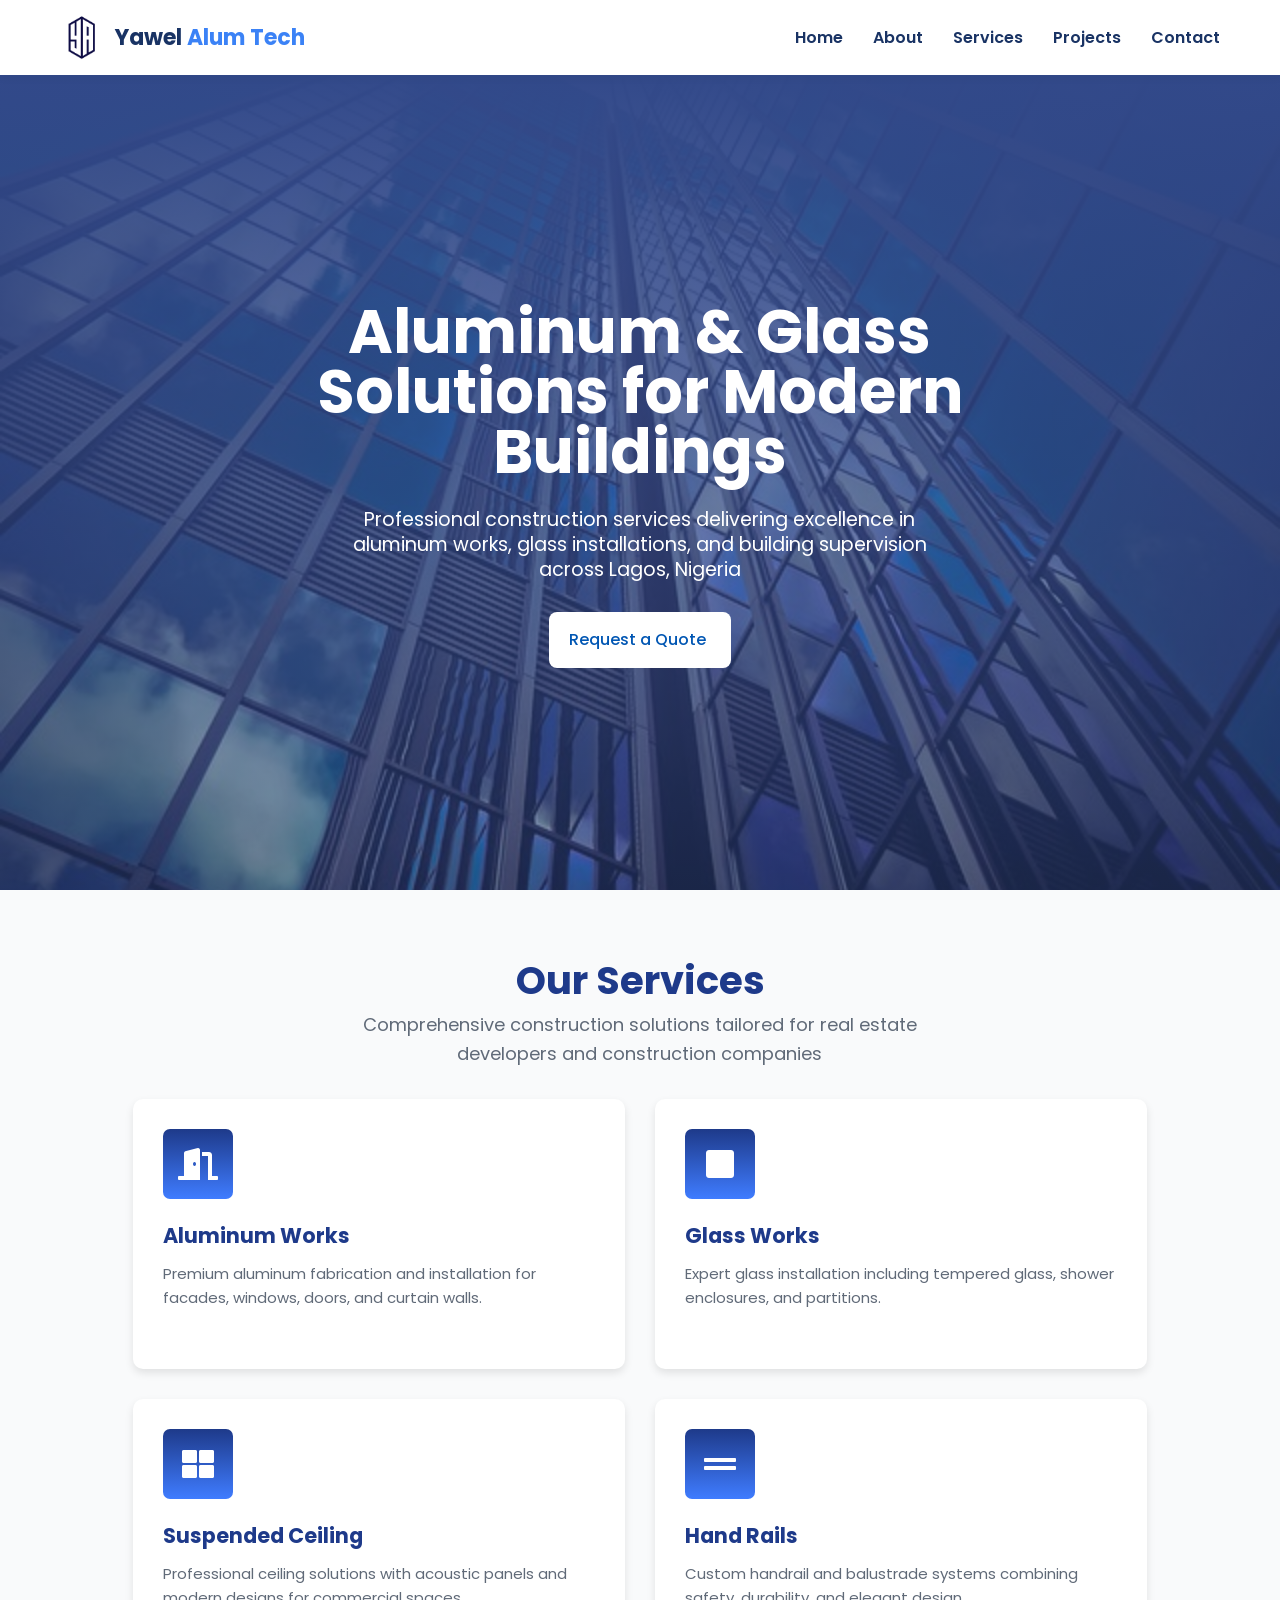
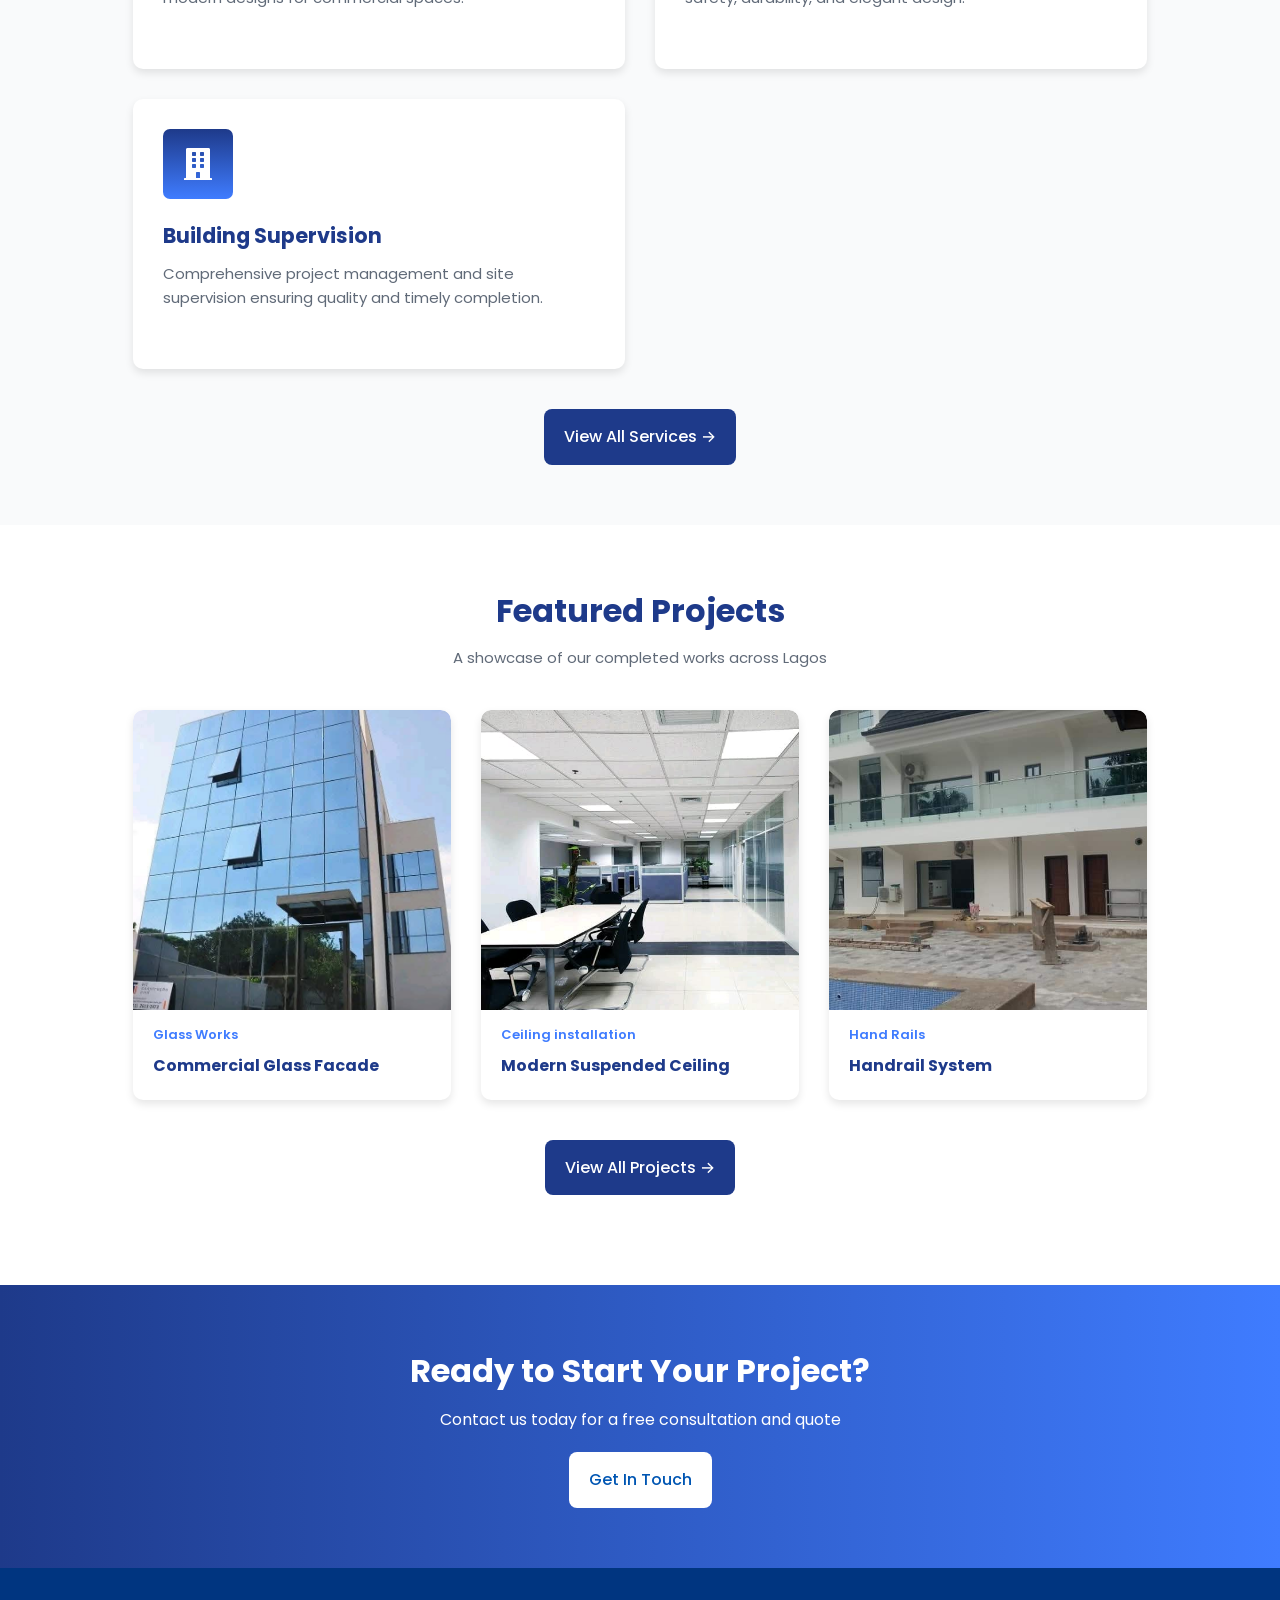
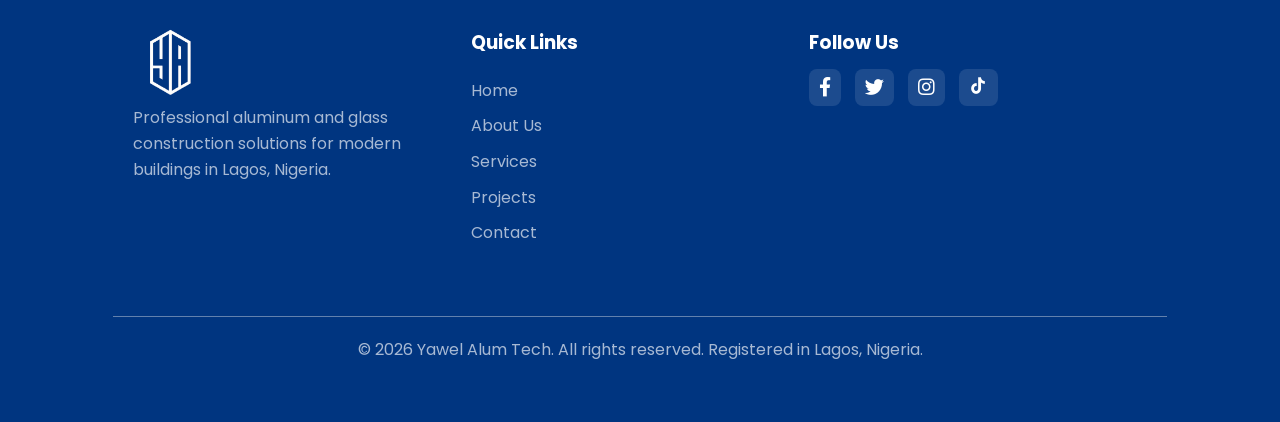
<file: index.html>
<!doctype html>
<html lang="en">
  <head>
    <meta charset="UTF-8" />
    <meta name="viewport" content="width=device-width, initial-scale=1.0" />
    <title>Yawel Alum Tech - Aluminum & Glass Solutions</title>

    <link rel="stylesheet" href="style.css" />
    <link rel="stylesheet" href="/header/style.css">

    <!-- Font Awesome -->
    <link
      rel="stylesheet"
      href="https://cdnjs.cloudflare.com/ajax/libs/font-awesome/5.15.4/css/all.min.css"
    />

    <link rel="stylesheet" href="/header/style.css" />

    <!-- Google Fonts -->
    <link rel="preconnect" href="https://fonts.googleapis.com" />
    <link rel="preconnect" href="https://fonts.gstatic.com" crossorigin />
    <link
      href="https://fonts.googleapis.com/css2?family=Inter:wght@300;400;500;600;700&family=Poppins:wght@300;400;500;600;700&display=swap"
      rel="stylesheet"
    />

    <link href="https://unpkg.com/boxicons@2.1.4/css/boxicons.min.css" rel="stylesheet">
  </head>

  <body>
    <header>
      <nav class="navbar">
        <a href="index.html" class="logo-link">
          <div class="logo">
            <img src="/images/logo.png" alt="logo" />
            <h2><span>Yawel</span> Alum Tech</h2>
          </div>
        </a>

        <ul class="nav-links">
          <li><a href="index.html">Home</a></li>
          <li><a href="/about/index.html">About</a></li>
          <li><a href="/services/index.html">Services</a></li>
          <li><a href="/projects/index.html">Projects</a></li>
          <li><a href="/contact/index.html">Contact</a></li>
        </ul>

        <div class="menu-toggle">
          <i class="fas fa-bars"></i>
        </div>
      </nav>
    </header>

    <!-- HERO SECTION -->
    <section class="hero">
      <div class="overlay"></div>

      <div class="hero-content">
        <h1>Aluminum & Glass Solutions for Modern Buildings</h1>

        <p>
          Professional construction services delivering excellence in aluminum
          works, glass installations, and building supervision across Lagos,
          Nigeria
        </p>

        <a href="contact/index.html" class="btn btn2">Request a Quote <span></span></a>
      </div>
    </section>

    <!-- SERVICES -->
    <section class="services">
      <div class="container">
        <h2>Our Services</h2>

        <div class="firstp-wrapper">
          <p class="firstp">
            Comprehensive construction solutions tailored for real estate
            developers and construction companies
          </p>
        </div>

        <div class="services-grid">
          <div class="service-card">
            <div class="icon-holder">
              <i class="fas fa-door-open service-icon"></i>
            </div>
            <h3>Aluminum Works</h3>
            <p>
              Premium aluminum fabrication and installation for facades,
              windows, doors, and curtain walls.
            </p>
          </div>

          <div class="service-card">
            <div class="icon-holder">
              <i class="fas fa-square service-icon"></i>
            </div>
            <h3>Glass Works</h3>
            <p>
              Expert glass installation including tempered glass, shower
              enclosures, and partitions.
            </p>
          </div>

          <div class="service-card">
            <div class="icon-holder">
              <i class="fas fa-th-large service-icon"></i>
            </div>
            <h3>Suspended Ceiling</h3>
            <p>
              Professional ceiling solutions with acoustic panels and modern
              designs for commercial spaces.
            </p>
          </div>

          <div class="service-card">
            <div class="icon-holder">
              <i class="fas fa-grip-lines service-icon"></i>
            </div>
            <h3>Hand Rails</h3>
            <p>
              Custom handrail and balustrade systems combining safety,
              durability, and elegant design.
            </p>
          </div>

          <div class="service-card">
            <div class="icon-holder">
              <i class="fas fa-building service-icon"></i>
            </div>
            <h3>Building Supervision</h3>
            <p>
              Comprehensive project management and site supervision ensuring
              quality and timely completion.
            </p>
          </div>
        </div>

        <a href="/services/index.html" class="btn">View All Services →</a>
      </div>
    </section>

    <!-- PROJECTS -->
    <section class="projects">
      <div class="container">
        <h2>Featured Projects</h2>
        <p>A showcase of our completed works across Lagos</p>

        <div class="projects-grid">
          <div class="project-card">
            <div class="img-holder img1"></div>

            <div class="project-card-text-holder">
              <p>Glass Works</p>
              <h3>Commercial Glass Facade</h3>
            </div>
          </div>

          <div class="project-card">
            <div class="img-holder img2"></div>

            <div class="project-card-text-holder">
              <p>Ceiling installation</p>
              <h3>Modern Suspended Ceiling</h3>
            </div>
          </div>

          <div class="project-card">
            <div class="img-holder img3"></div>

            <div class="project-card-text-holder">
              <p>Hand Rails</p>
              <h3>Handrail System</h3>
            </div>
          </div>
        </div>

        <a href="/projects/index.html" class="btn">View All Projects →</a>
      </div>
    </section>

    <!-- CTA -->
    <section class="cta">
      <div class="cta-content">
        <h2>Ready to Start Your Project?</h2>
        <p>Contact us today for a free consultation and quote</p>
        <a href="/contact/index.html" class="btn btn2">Get In Touch</a>
      </div>
    </section>

    <!-- FOOTER -->
    <footer>
      <div class="footer-content">
        <div class="footer-logo">
          <a href="index.html">
            <img src="/images/white_logo-transparent.png" alt="Logo" />
          </a>
          <p>
            Professional aluminum and glass construction solutions for modern
            buildings in Lagos, Nigeria.
          </p>
        </div>
        <div class="footer-links">
          <h3>Quick Links</h3>
          <ul>
            <li><a href="index.html">Home</a></li>
            <li><a href="/about/index.html">About Us</a></li>
            <li><a href="/services/index.html">Services</a></li>
            <li><a href="/projects/index.html">Projects</a></li>
            <li><a href="/contact/index.html">Contact</a></li>
          </ul>
        </div>
        <div class="footer-social">
          <h3>Follow Us</h3>
          <div class="social-icons">
            <a href="https://facebook.com/yawelalumtech" target="_blank"><i class="fab fa-facebook-f"></i></a>
            <a href="https://x.com/yawelalumtech" target="_blank"><i class="fab fa-twitter"></i></a>
            <a href="https://www.instagram.com/yawelalumtech" target="_blank"><i class="fab fa-instagram"></i></a>
            <a href="https://www.tiktok.com/@yawel.alum.tech?is_from_webapp=1&sender_device=pc" target="_blank">
              <i class='bx bxl-tiktok'></i>
            </a>
          </div>
        </div>
      </div>
      <div class="footer-bottom">
        <p>
          &copy; 2026 Yawel Alum Tech. All rights reserved. Registered in Lagos,
          Nigeria.
        </p>
      </div>
    </footer>

    <!-- JS -->
    <script src="/js/main.js"></script>
  </body>
</html>
</file>
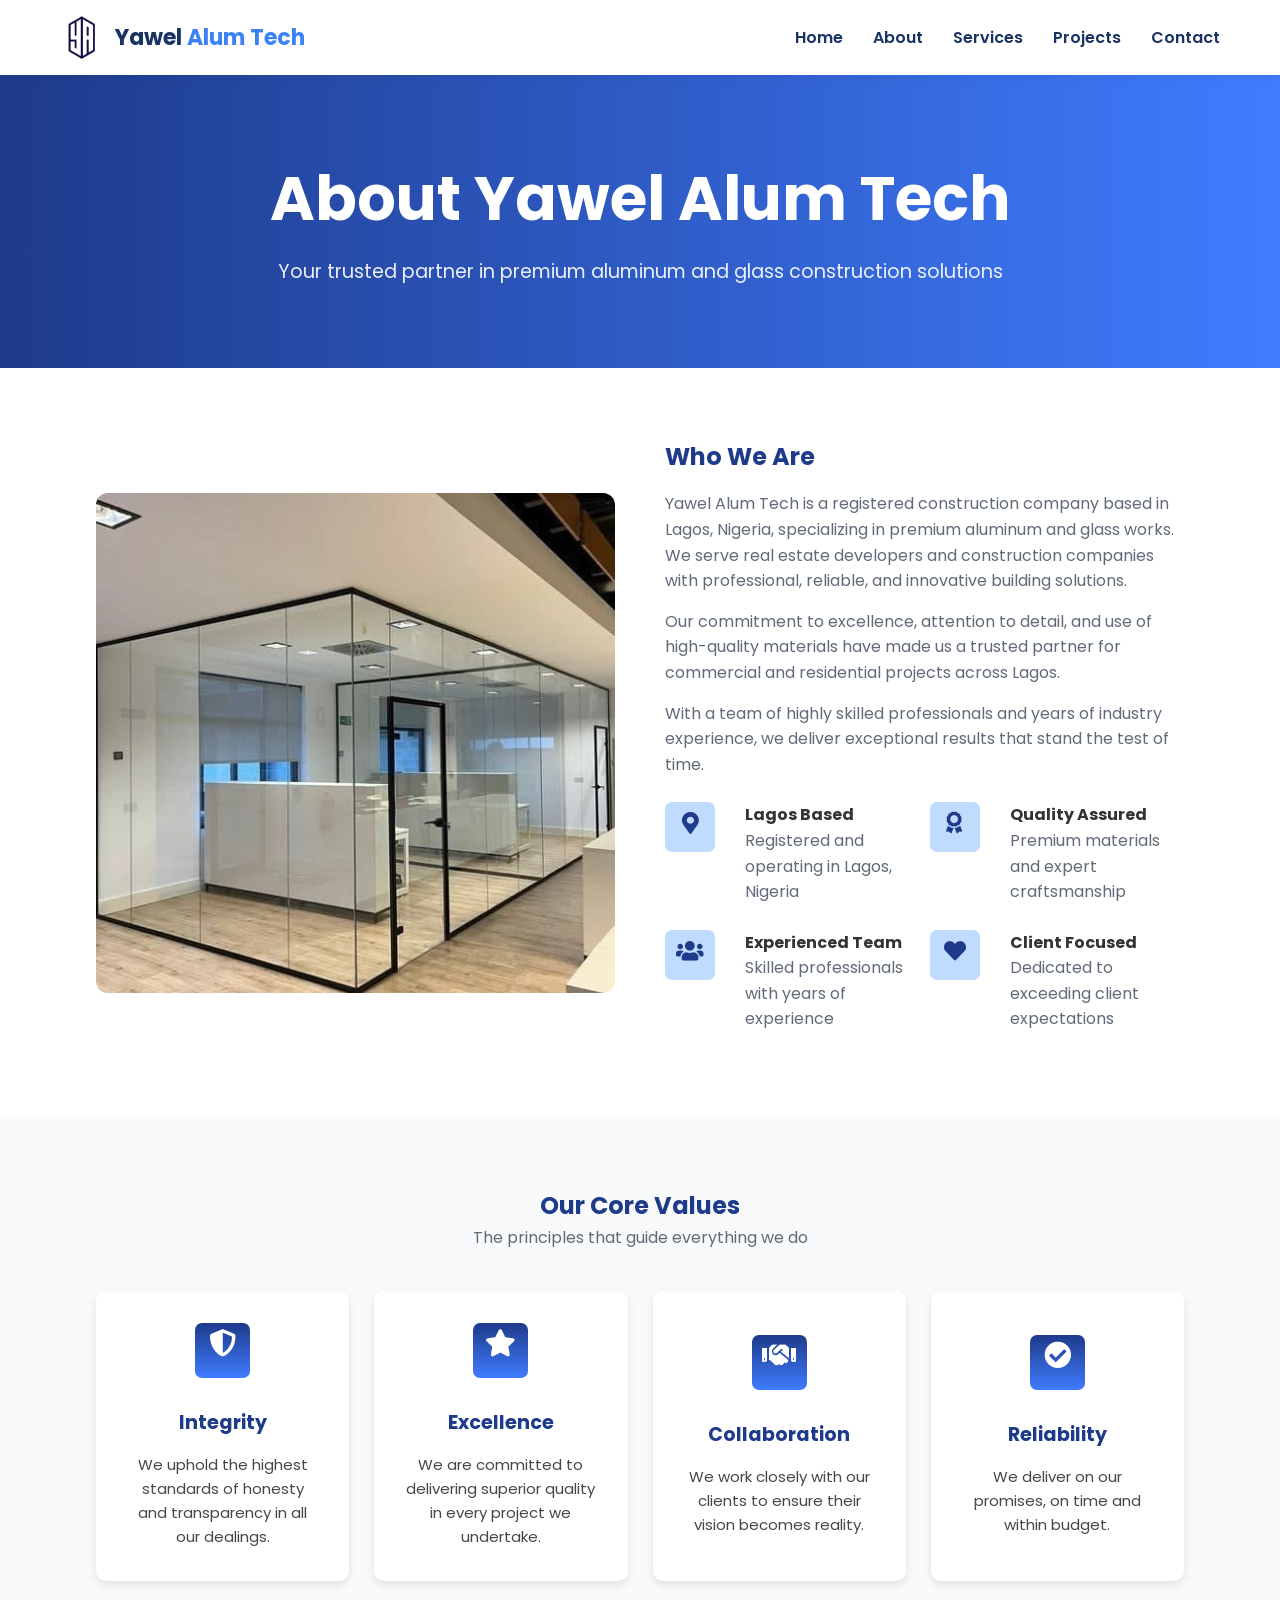
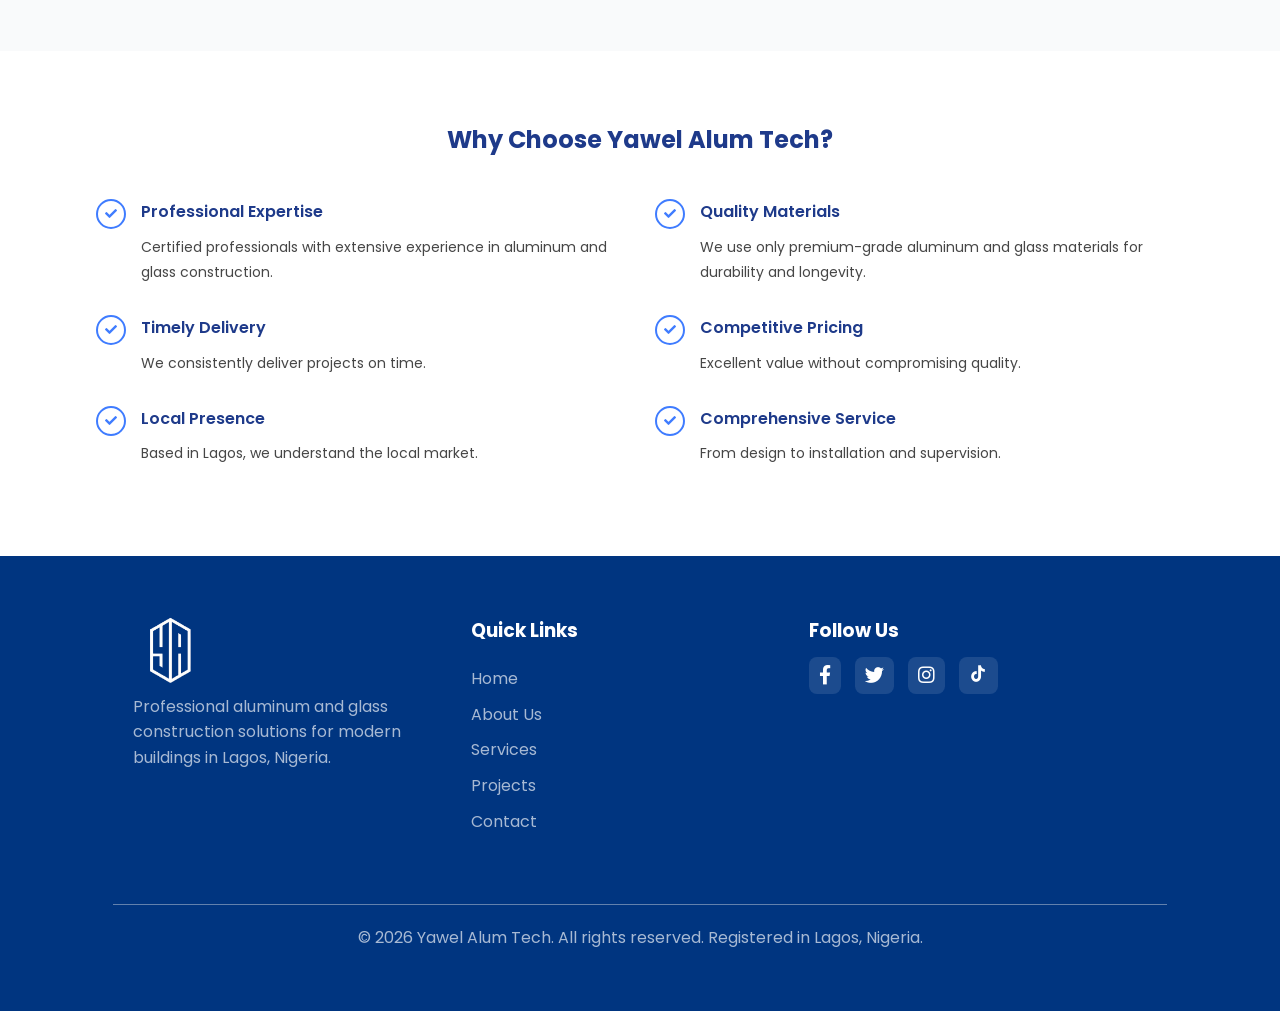
<file: about/index.html>
<!doctype html>
<html lang="en">
  <head>
    <meta charset="UTF-8" />
    <meta name="viewport" content="width=device-width, initial-scale=1.0" />
    <title>About - Yawel Alum Tech</title>

    <link rel="stylesheet" href="style.css" />
    <link rel="stylesheet" href="/header/style.css" />
    <link rel="stylesheet" href="/footer/style.css" />

    <!-- Font Awesome -->
    <link
      rel="stylesheet"
      href="https://cdnjs.cloudflare.com/ajax/libs/font-awesome/5.15.4/css/all.min.css"
    />

    <!-- Google Fonts -->
    <link rel="preconnect" href="https://fonts.googleapis.com" />
    <link rel="preconnect" href="https://fonts.gstatic.com" crossorigin />
    <link
      href="https://fonts.googleapis.com/css2?family=Inter:wght@300;400;500;600;700&family=Poppins:wght@300;400;500;600;700&display=swap"
      rel="stylesheet"
    />
    <link href="https://unpkg.com/boxicons@2.1.4/css/boxicons.min.css" rel="stylesheet">
  </head>

  <body>
    <header>
      <nav class="navbar">
        <a href="/index.html" class="logo-link">
          <div class="logo">
            <img src="/images/logo.png" alt="logo" />
            <h2><span>Yawel</span> Alum Tech</h2>
          </div>
        </a>

        <ul class="nav-links">
          <li><a href="/index.html">Home</a></li>
          <li><a href="/about/index.html">About</a></li>
          <li><a href="/services/index.html">Services</a></li>
          <li><a href="/projects/index.html">Projects</a></li>
          <li><a href="/contact/index.html">Contact</a></li>
        </ul>

        <div class="menu-toggle">
          <i class="fas fa-bars"></i>
        </div>
      </nav>
    </header>

    <!-- ABOUT HERO -->
    <section class="about-hero">
      <h1>About Yawel Alum Tech</h1>
      <p>
        Your trusted partner in premium aluminum and glass construction
        solutions
      </p>
    </section>

    <!-- WHO WE ARE -->
    <section class="about-section section-wrap">
      <div class="section-inner about-grid">
        <div class="about-image"></div>

        <div class="about-text">
          <h2>Who We Are</h2>
          <p>
            Yawel Alum Tech is a registered construction company based in Lagos,
            Nigeria, specializing in premium aluminum and glass works. We serve
            real estate developers and construction companies with professional,
            reliable, and innovative building solutions.
          </p>

          <p>
            Our commitment to excellence, attention to detail, and use of
            high-quality materials have made us a trusted partner for commercial
            and residential projects across Lagos.
          </p>

          <p>
            With a team of highly skilled professionals and years of industry
            experience, we deliver exceptional results that stand the test of
            time.
          </p>

          <div class="about-features">
            <div class="feature-box">
              <div class="icon-holder">
                <i class="fas fa-map-marker-alt"></i>
              </div>
              <div class="text-holder">
                <h4>Lagos Based</h4>
                <p>Registered and operating in Lagos, Nigeria</p>
              </div>
            </div>

            <div class="feature-box">
              <div class="icon-holder">
                <i class="fas fa-award"></i>
              </div>
              <div class="text-holder">
                <h4>Quality Assured</h4>
                <p>Premium materials and expert craftsmanship</p>
              </div>
            </div>

            <div class="feature-box">
              <div class="icon-holder">
                <i class="fas fa-users"></i>
              </div>
              <div class="text-holder">
                <h4>Experienced Team</h4>
                <p>Skilled professionals with years of experience</p>
              </div>
            </div>

            <div class="feature-box">
              <div class="icon-holder">
                <i class="fas fa-heart"></i>
              </div>
              <div class="text-holder">
                <h4>Client Focused</h4>
                <p>Dedicated to exceeding client expectations</p>
              </div>
            </div>
          </div>
        </div>
      </div>
    </section>

    <!-- CORE VALUES -->
    <section class="values section-wrap">
      <div class="section-inner">
        <h2>Our Core Values</h2>
        <p class="values-sub">The principles that guide everything we do</p>

        <div class="values-grid">
          <div class="value-card">
            <div class="icon-holder">
              <i class="fas fa-shield-alt service-icon"></i>
            </div>
            <h3>Integrity</h3>
            <p>
              We uphold the highest standards of honesty and transparency in all
              our dealings.
            </p>
          </div>

          <div class="value-card">
            <div class="icon-holder">
              <i class="fas fa-star service-icon"></i>
            </div>
            <h3>Excellence</h3>
            <p>
              We are committed to delivering superior quality in every project
              we undertake.
            </p>
          </div>

          <div class="value-card">
            <div class="icon-holder">
              <i class="fas fa-handshake service-icon"></i>
            </div>
            <h3>Collaboration</h3>
            <p>
              We work closely with our clients to ensure their vision becomes
              reality.
            </p>
          </div>

          <div class="value-card">
            <div class="icon-holder">
              <i class="fas fa-check-circle service-icon"></i>
            </div>
            <h3>Reliability</h3>
            <p>We deliver on our promises, on time and within budget.</p>
          </div>
        </div>
      </div>
    </section>

    <!-- WHY CHOOSE US -->
    <section class="why-us section-wrap">
      <div class="section-inner">
        <h2>Why Choose Yawel Alum Tech?</h2>
        <div class="why-grid">
          <div class="why-item">
            <i class="fas fa-check"></i>
            <div>
              <h4>Professional Expertise</h4>
              <p>
                Certified professionals with extensive experience in aluminum
                and glass construction.
              </p>
            </div>
          </div>

          <div class="why-item">
            <i class="fas fa-check"></i>
            <div>
              <h4>Quality Materials</h4>
              <p>
                We use only premium-grade aluminum and glass materials for
                durability and longevity.
              </p>
            </div>
          </div>

          <div class="why-item">
            <i class="fas fa-check"></i>
            <div>
              <h4>Timely Delivery</h4>
              <p>We consistently deliver projects on time.</p>
            </div>
          </div>

          <div class="why-item">
            <i class="fas fa-check"></i>
            <div>
              <h4>Competitive Pricing</h4>
              <p>Excellent value without compromising quality.</p>
            </div>
          </div>

          <div class="why-item">
            <i class="fas fa-check"></i>
            <div>
              <h4>Local Presence</h4>
              <p>Based in Lagos, we understand the local market.</p>
            </div>
          </div>

          <div class="why-item">
            <i class="fas fa-check"></i>
            <div>
              <h4>Comprehensive Service</h4>
              <p>From design to installation and supervision.</p>
            </div>
          </div>
        </div>
      </div>
    </section>

    <!-- FOOTER -->
    <footer>
      <div class="footer-content">
        <div class="footer-logo">
          <a href="/index.html">
            <img src="/images/white_logo-transparent.png" alt="Logo" />
          </a>
          <p>
            Professional aluminum and glass construction solutions for modern
            buildings in Lagos, Nigeria.
          </p>
        </div>
        <div class="footer-links">
          <h3>Quick Links</h3>
          <ul>
            <ul>
            <li><a href="/index.html">Home</a></li>
            <li><a href="index.html">About Us</a></li>
            <li><a href="/services/index.html">Services</a></li>
            <li><a href="/projects/index.html">Projects</a></li>
            <li><a href="/contact/index.html">Contact</a></li>
          </ul>
        </div>
        <div class="footer-social">
          <h3>Follow Us</h3>
          <div class="social-icons">
            <a href="https://facebook.com/yawelalumtech" target="_blank"><i class="fab fa-facebook-f"></i></a>
            <a href="https://x.com/yawelalumtech" target="_blank"><i class="fab fa-twitter"></i></a>
            <a href="https://www.instagram.com/yawelalumtech" target="_blank"><i class="fab fa-instagram"></i></a>
            <a href="https://www.tiktok.com/@yawel.alum.tech?is_from_webapp=1&sender_device=pc" target="_blank">
              <i class='bx bxl-tiktok'></i>
            </a>
          </div>
        </div>
      </div>
      <div class="footer-bottom">
        <p>
          &copy; 2026 Yawel Alum Tech. All rights reserved. Registered in Lagos,
          Nigeria.
        </p>
      </div>
    </footer>

    <!-- JS -->
    <script src="/js/main.js"></script>
  </body>
</html>
</file>
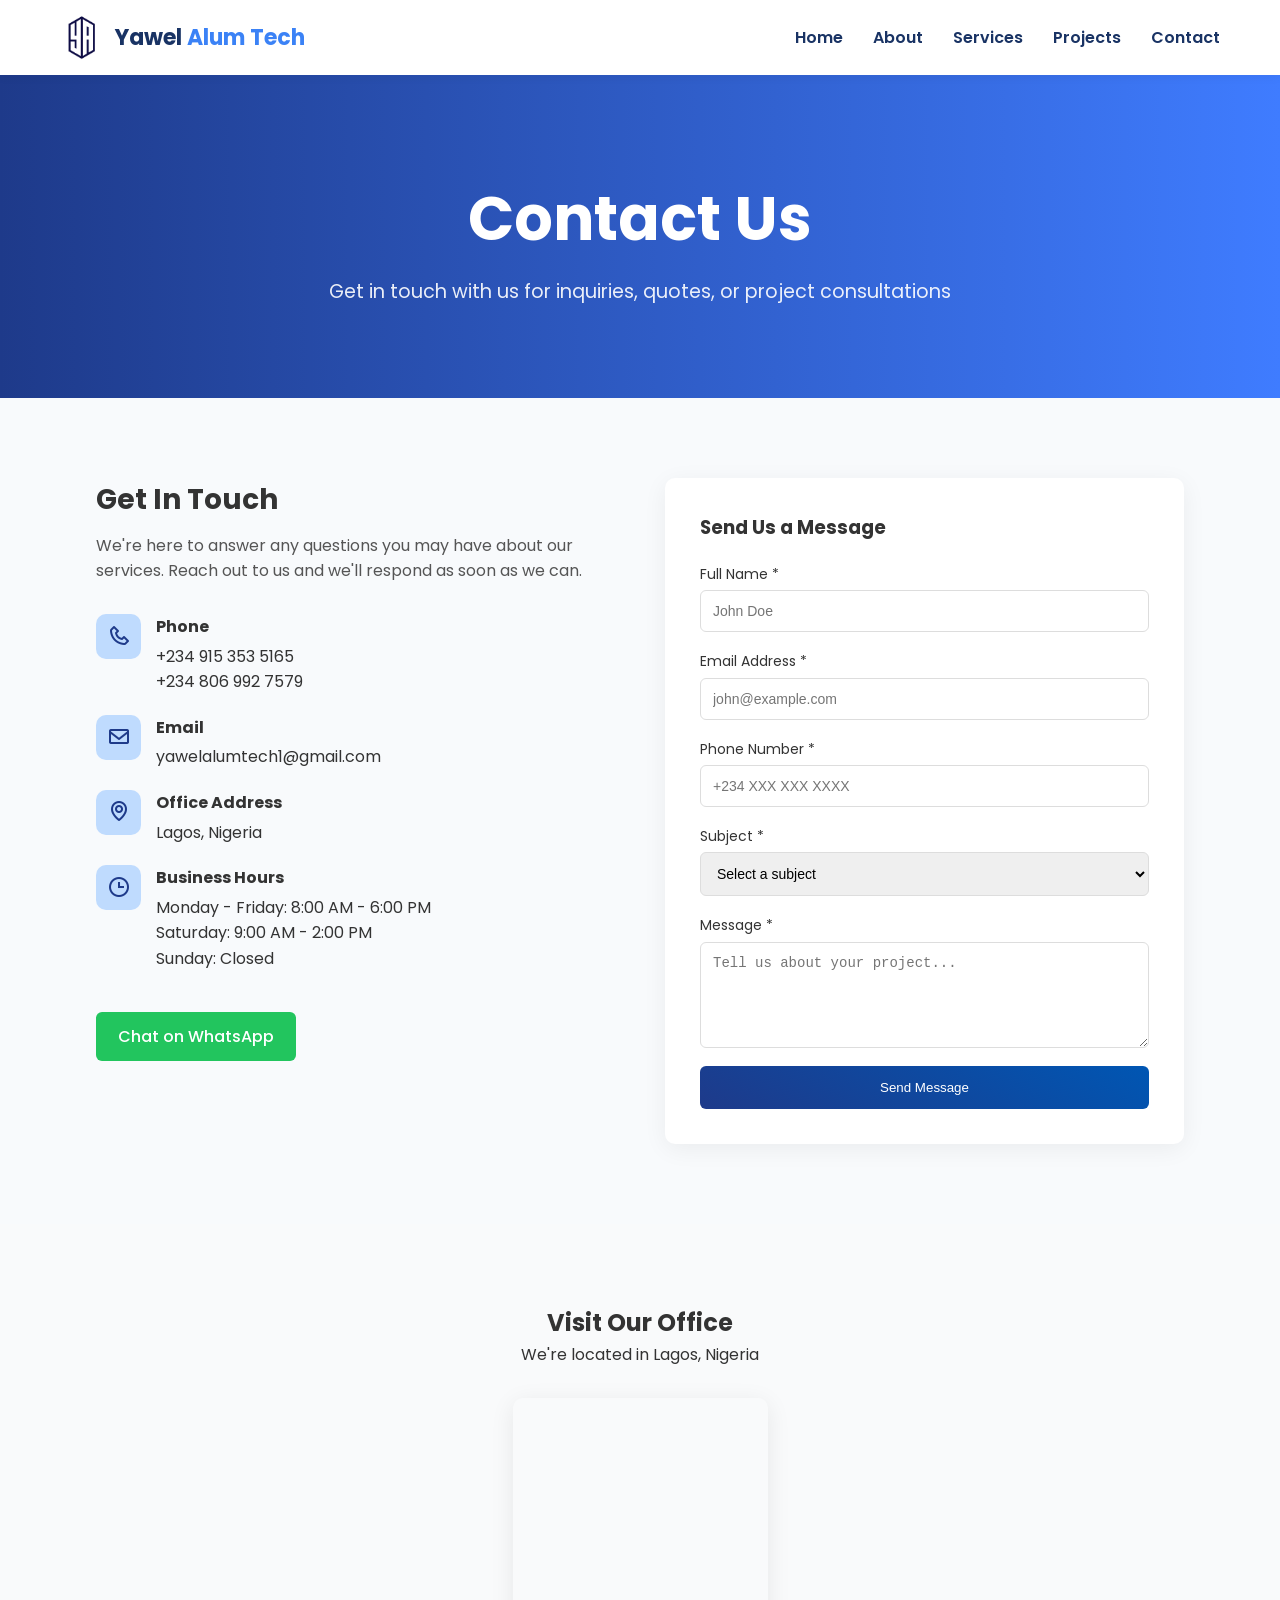
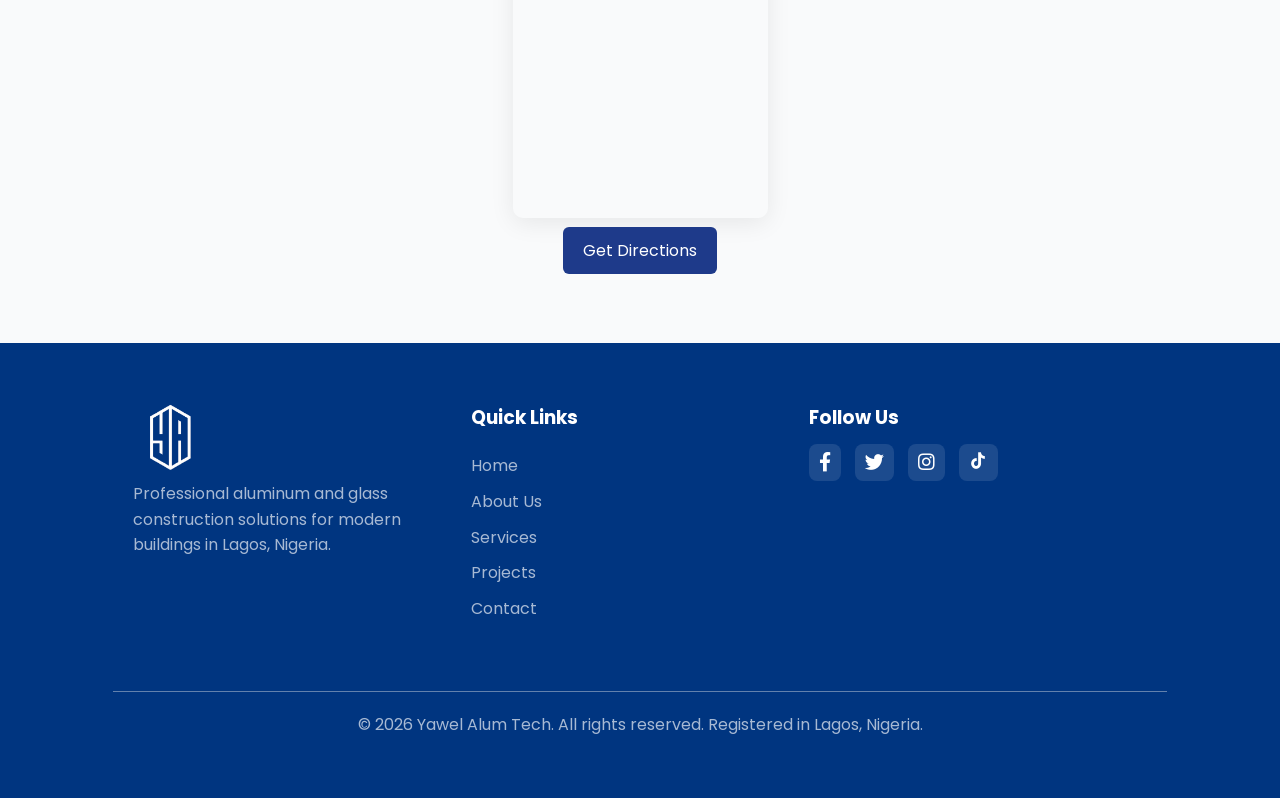
<file: contact/index.html>
<!doctype html>
<html lang="en">
  <head>
    <meta charset="UTF-8" />
    <meta name="viewport" content="width=device-width, initial-scale=1.0" />
    <title>Contact - Yawel Alum Tech</title>

    <link rel="stylesheet" href="style.css" />
    <link rel="stylesheet" href="/header/style.css" />
    <link rel="stylesheet" href="/footer/style.css" />

    <!-- Font Awesome -->
    <link
      rel="stylesheet"
      href="https://cdnjs.cloudflare.com/ajax/libs/font-awesome/5.15.4/css/all.min.css"
    />

    <!-- Google Fonts -->
    <link rel="preconnect" href="https://fonts.googleapis.com" />
    <link rel="preconnect" href="https://fonts.gstatic.com" crossorigin />
    <link
      href="https://fonts.googleapis.com/css2?family=Inter:wght@300;400;500;600;700&family=Poppins:wght@300;400;500;600;700&display=swap"
      rel="stylesheet"
    />
    <link href="https://unpkg.com/boxicons@2.1.4/css/boxicons.min.css" rel="stylesheet">
  </head>

  <body>
    <header>
      <nav class="navbar">
        <a href="/index.html" class="logo-link">
          <div class="logo">
            <img src="/images/logo.png" alt="logo" />
            <h2><span>Yawel</span> Alum Tech</h2>
          </div>
        </a>

        <ul class="nav-links">
          <li><a href="/index.html">Home</a></li>
          <li><a href="/about/index.html">About</a></li>
          <li><a href="/services/index.html">Services</a></li>
          <li><a href="/projects/index.html">Projects</a></li>
          <li><a href="/contact/index.html">Contact</a></li>
        </ul>

        <div class="menu-toggle">
          <i class="fas fa-bars"></i>
        </div>
      </nav>
    </header>

    <main class="contact-page">

  <!-- HERO -->
  <section class="contact-hero">
    <div class="wrapper">
      <h1>Contact Us</h1>
      <p>Get in touch with us for inquiries, quotes, or project consultations</p>
    </div>
  </section>


  <!-- CONTACT SECTION -->
  <section class="contact-section">
    <div class="wrapper contact-grid">

      <!-- LEFT INFO -->
      <div class="contact-info">

        <h2>Get In Touch</h2>
        <p>
          We're here to answer any questions you may have about our services.
          Reach out to us and we'll respond as soon as we can.
        </p>

        <div class="info-item">
          <div class="icon"><i class='bx bx-phone'></i></div>
          <div>
            <h4>Phone</h4>
            <p>+234 915 353 5165</p>
            <p>+234 806 992 7579</p>
          </div>
        </div>

        <div class="info-item">
          <div class="icon"><i class='bx bx-envelope'></i></div>
          <div>
            <h4>Email</h4>
            <p>yawelalumtech1@gmail.com</p>
          </div>
        </div>

        <div class="info-item">
          <div class="icon"><i class='bx bx-map'></i></div>
          <div>
            <h4>Office Address</h4>
            <p>Lagos, Nigeria</p>
          </div>
        </div>

        <div class="info-item">
          <div class="icon"><i class='bx bx-time'></i></div>
          <div>
            <h4>Business Hours</h4>
            <p>Monday - Friday: 8:00 AM - 6:00 PM</p>
            <p>Saturday: 9:00 AM - 2:00 PM</p>
            <p>Sunday: Closed</p>
          </div>
        </div>

        <a class="whatsapp-btn" href="https://wa.me/2348069927597" target="_blank">
          Chat on WhatsApp
        </a>

      </div>


      <!-- CONTACT FORM -->
      <div class="contact-form">

        <h3>Send Us a Message</h3>

        <form>

          <div class="form-group">
            <label>Full Name *</label>
            <input type="text" placeholder="John Doe" required>
          </div>

          <div class="form-group">
            <label>Email Address *</label>
            <input type="email" placeholder="john@example.com" required>
          </div>

          <div class="form-group">
            <label>Phone Number *</label>
            <input type="tel" placeholder="+234 XXX XXX XXXX" required>
          </div>

          <div class="form-group">
            <label>Subject *</label>
            <select required>
              <option>Select a subject</option>
              <option>Request a Quote</option>
              <option>Project Consultation</option>
              <option>General Enquiry</option>
              <option>Support</option>
            </select>
          </div>

          <div class="form-group">
            <label>Message *</label>
            <textarea rows="5" placeholder="Tell us about your project..." required></textarea>
          </div>

          <button class="send-btn">Send Message</button>

        </form>

      </div>

    </div>
  </section>



  <!-- MAP SECTION -->
  <section class="map-section">

    <div class="wrapper">

      <div class="map-title">
        <h2>Visit Our Office</h2>
        <p>We're located in Lagos, Nigeria</p>
      </div>

      <div class="map-container">

        <iframe
          id="googleMap"
          src=""
          loading="lazy">
        </iframe>

      </div>

      <div class="map-direction">
        <a id="directionBtn" target="_blank">Get Directions</a>
      </div>

    </div>

  </section>

</main>



    <footer>
      <div class="footer-content">
        <div class="footer-logo">
          <a href="/index.html">
            <img src="/images/white_logo-transparent.png" alt="Logo" />
          </a>
          <p>
            Professional aluminum and glass construction solutions for modern
            buildings in Lagos, Nigeria.
          </p>
        </div>
        <div class="footer-links">
          <h3>Quick Links</h3>
          <ul>
            <li><a href="/index.html">Home</a></li>
            <li><a href="/about/index.html">About Us</a></li>
            <li><a href="/services/index.html">Services</a></li>
            <li><a href="/projects/index.html">Projects</a></li>
            <li><a href="index.html">Contact</a></li>
          </ul>
        </div>
        <div class="footer-social">
          <h3>Follow Us</h3>
          <div class="social-icons">
            <a href="https://facebook.com/yawelalumtech" target="_blank"><i class="fab fa-facebook-f"></i></a>
            <a href="https://x.com/yawelalumtech" target="_blank"><i class="fab fa-twitter"></i></a>
            <a href="https://www.instagram.com/yawelalumtech" target="_blank"><i class="fab fa-instagram"></i></a>
            <a href="https://www.tiktok.com/@yawel.alum.tech?is_from_webapp=1&sender_device=pc" target="_blank">
              <i class='bx bxl-tiktok'></i>
            </a>
          </div>
        </div>
      </div>
      <div class="footer-bottom">
        <p>
          &copy; 2026 Yawel Alum Tech. All rights reserved. Registered in Lagos,
          Nigeria.
        </p>
      </div>
    </footer>

    <!-- JS -->
    <script src="/js/main.js"></script>
  </body>
</html>
</file>
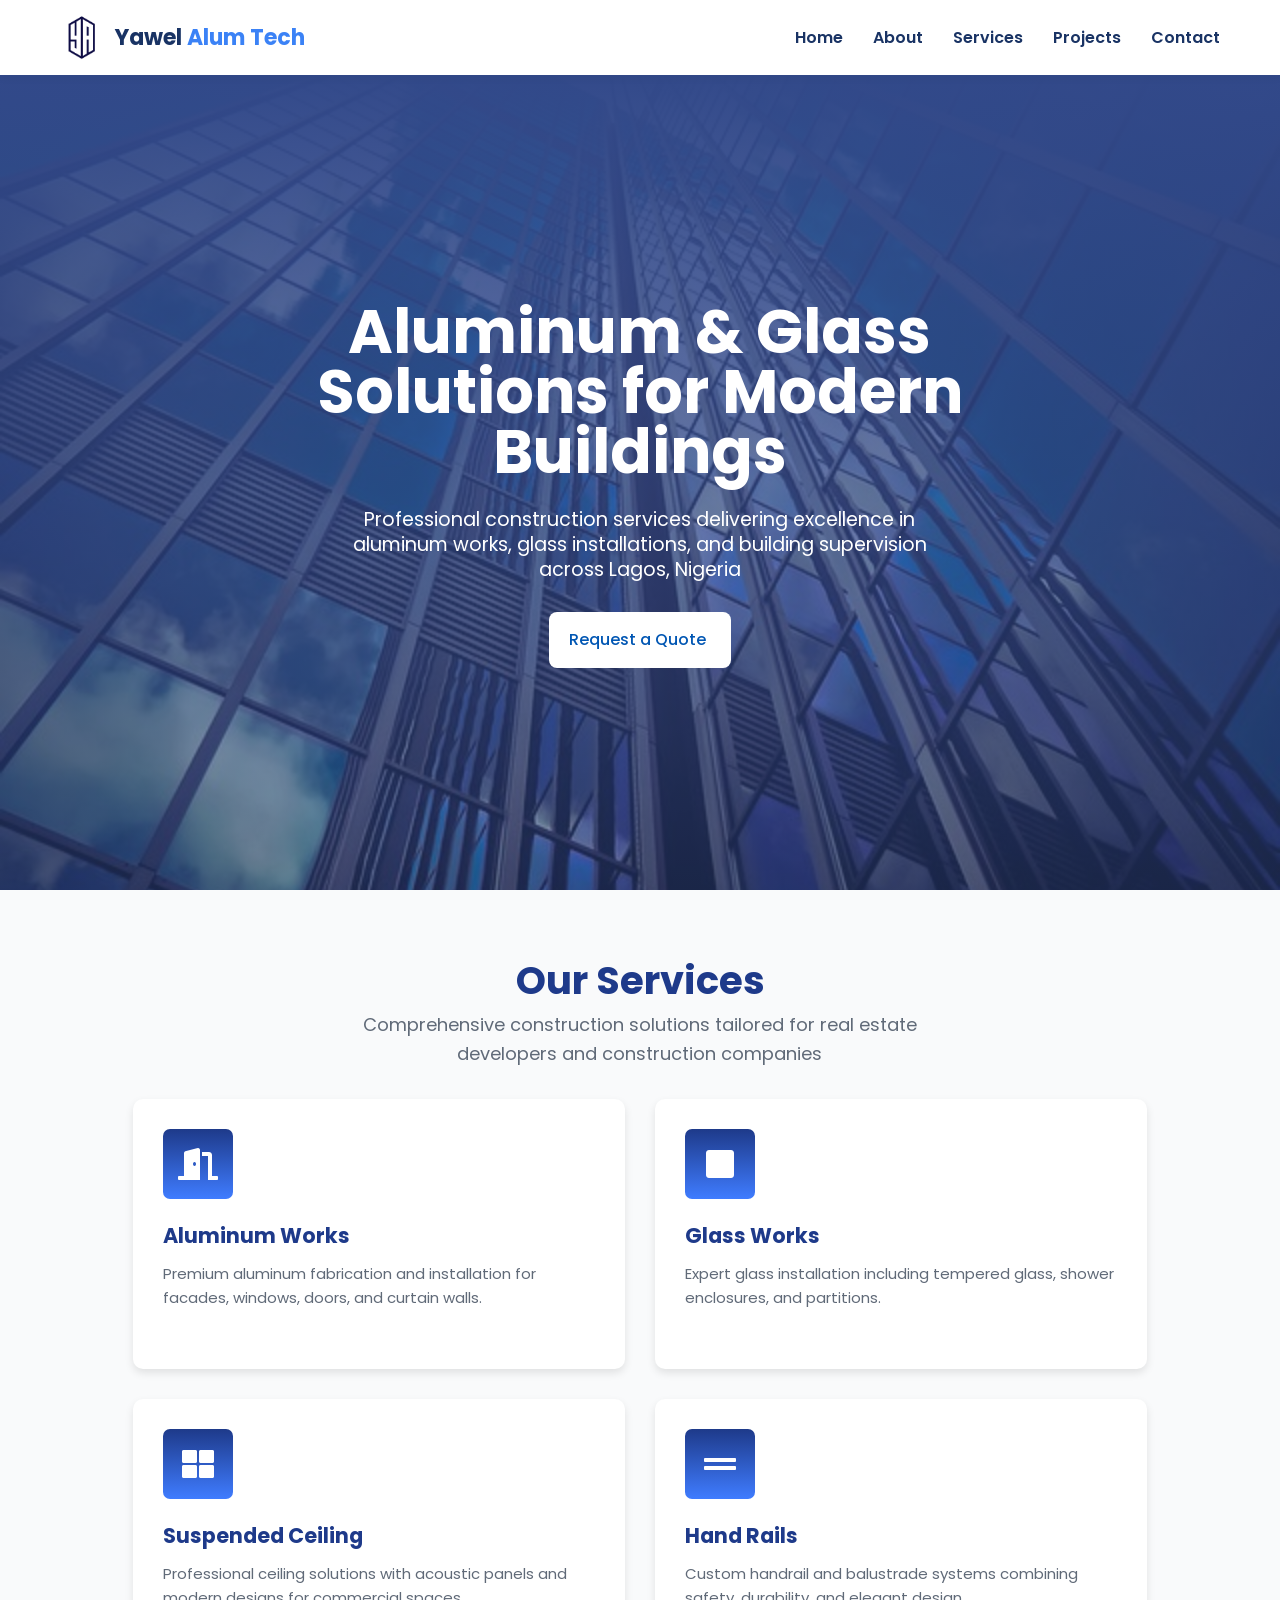
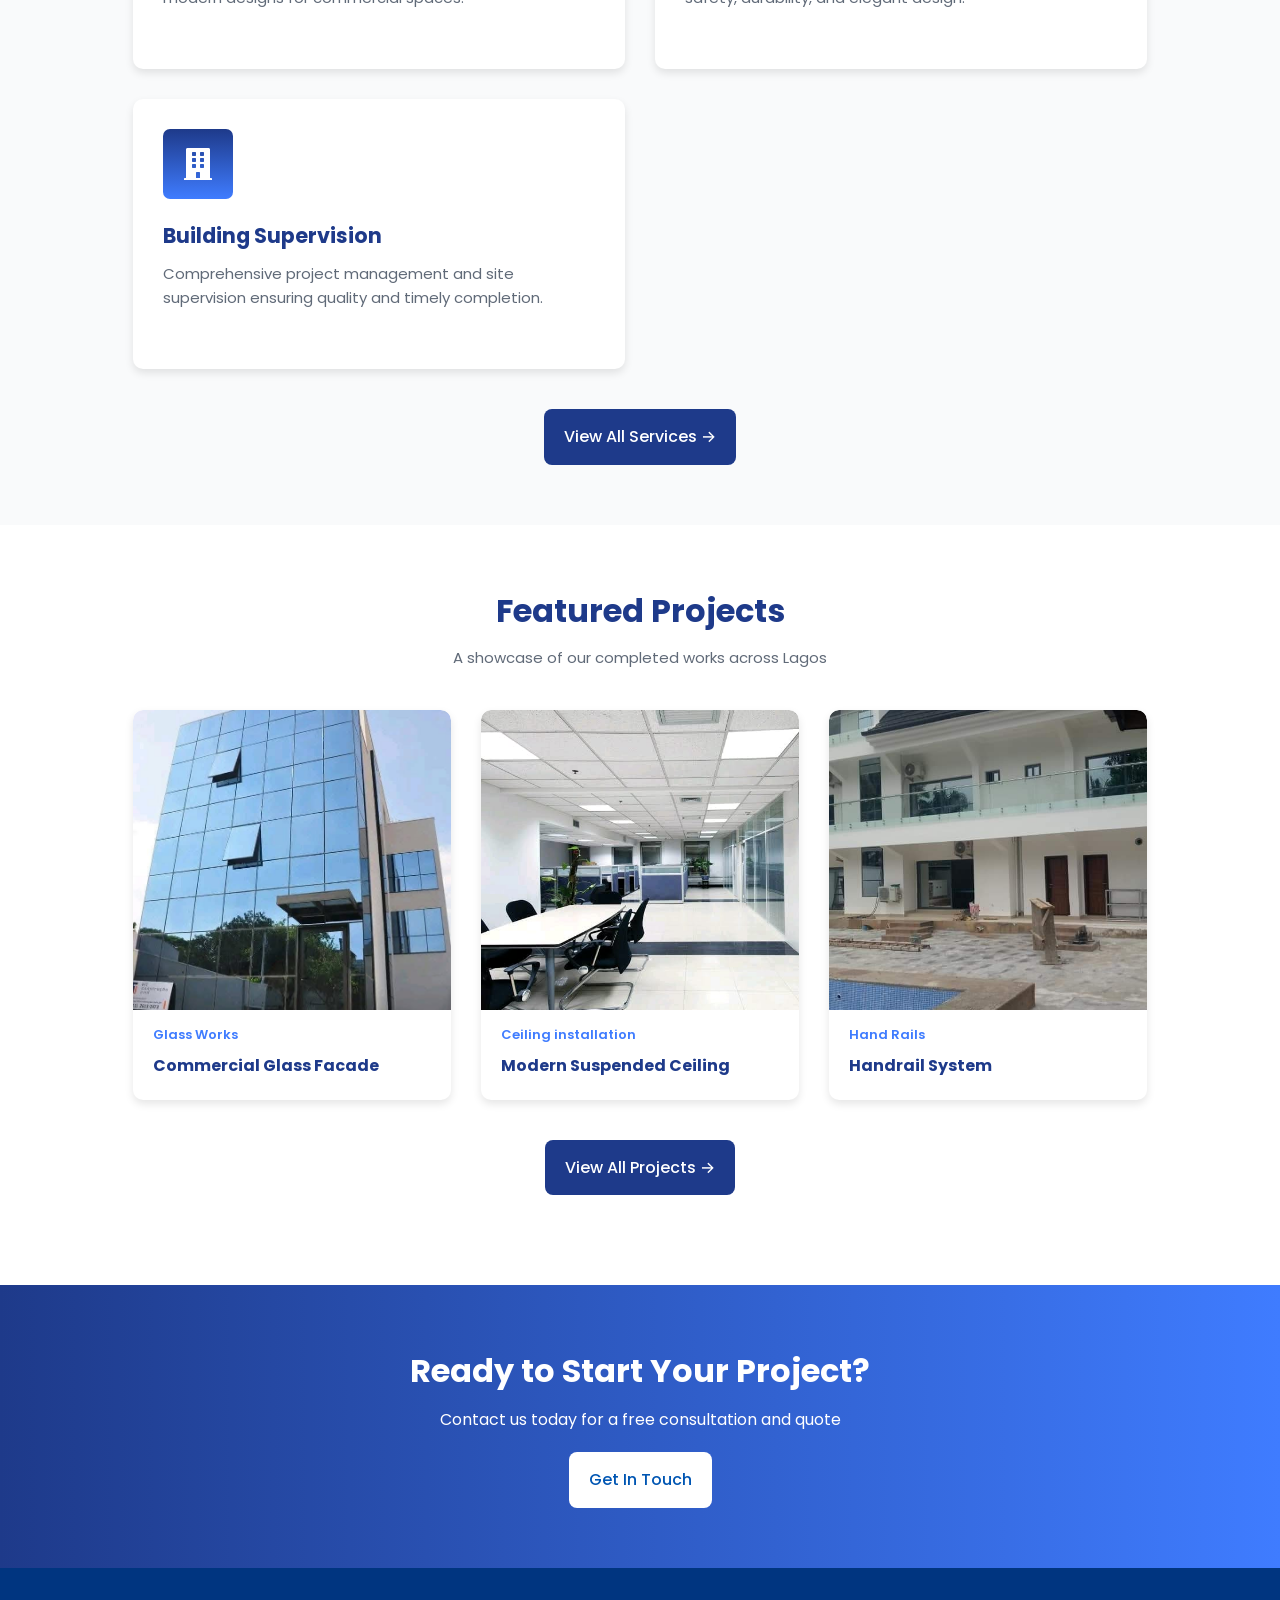
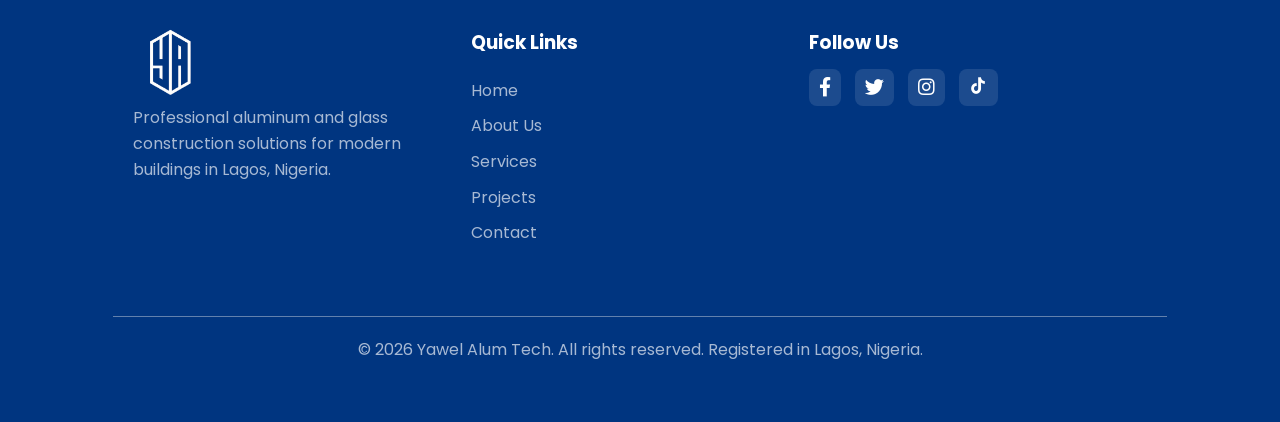
<file: homepage/index.html>
<!doctype html>
<html lang="en">
  <head>
    <meta charset="UTF-8" />
    <meta name="viewport" content="width=device-width, initial-scale=1.0" />
    <title>Yawel Alum Tech - Aluminum & Glass Solutions</title>

    <link rel="stylesheet" href="style.css" />
    <link rel="stylesheet" href="/header/style.css">

    <!-- Font Awesome -->
    <link
      rel="stylesheet"
      href="https://cdnjs.cloudflare.com/ajax/libs/font-awesome/5.15.4/css/all.min.css"
    />

    <link rel="stylesheet" href="/header/style.css" />

    <!-- Google Fonts -->
    <link rel="preconnect" href="https://fonts.googleapis.com" />
    <link rel="preconnect" href="https://fonts.gstatic.com" crossorigin />
    <link
      href="https://fonts.googleapis.com/css2?family=Inter:wght@300;400;500;600;700&family=Poppins:wght@300;400;500;600;700&display=swap"
      rel="stylesheet"
    />

    <link href="https://unpkg.com/boxicons@2.1.4/css/boxicons.min.css" rel="stylesheet">
  </head>

  <body>
    <header>
      <nav class="navbar">
        <div class="logo">
          <img src="/images/logo.png" alt="logo" />
          <h2><span>Yawel</span> Alum Tech</h2>
        </div>

        <ul class="nav-links">
          <li><a href="index.html">Home</a></li>
          <li><a href="/about/index.html">About</a></li>
          <li><a href="/services/index.html">Services</a></li>
          <li><a href="/projects/index.html">Projects</a></li>
          <li><a href="/contact/index.html">Contact</a></li>
        </ul>

        <div class="menu-toggle">
          <i class="fas fa-bars"></i>
        </div>
      </nav>
    </header>

    <!-- HERO SECTION -->
    <section class="hero">
      <div class="overlay"></div>

      <div class="hero-content">
        <h1>Aluminum & Glass Solutions for Modern Buildings</h1>

        <p>
          Professional construction services delivering excellence in aluminum
          works, glass installations, and building supervision across Lagos,
          Nigeria
        </p>

        <a href="#" class="btn btn2">Request a Quote <span></span></a>
      </div>
    </section>

    <!-- SERVICES -->
    <section class="services">
      <div class="container">
        <h2>Our Services</h2>

        <div class="firstp-wrapper">
          <p class="firstp">
            Comprehensive construction solutions tailored for real estate
            developers and construction companies
          </p>
        </div>

        <div class="services-grid">
          <div class="service-card">
            <div class="icon-holder">
              <i class="fas fa-door-open service-icon"></i>
            </div>
            <h3>Aluminum Works</h3>
            <p>
              Premium aluminum fabrication and installation for facades,
              windows, doors, and curtain walls.
            </p>
          </div>

          <div class="service-card">
            <div class="icon-holder">
              <i class="fas fa-square service-icon"></i>
            </div>
            <h3>Glass Works</h3>
            <p>
              Expert glass installation including tempered glass, shower
              enclosures, and partitions.
            </p>
          </div>

          <div class="service-card">
            <div class="icon-holder">
              <i class="fas fa-th-large service-icon"></i>
            </div>
            <h3>Suspended Ceiling</h3>
            <p>
              Professional ceiling solutions with acoustic panels and modern
              designs for commercial spaces.
            </p>
          </div>

          <div class="service-card">
            <div class="icon-holder">
              <i class="fas fa-grip-lines service-icon"></i>
            </div>
            <h3>Hand Rails</h3>
            <p>
              Custom handrail and balustrade systems combining safety,
              durability, and elegant design.
            </p>
          </div>

          <div class="service-card">
            <div class="icon-holder">
              <i class="fas fa-building service-icon"></i>
            </div>
            <h3>Building Supervision</h3>
            <p>
              Comprehensive project management and site supervision ensuring
              quality and timely completion.
            </p>
          </div>
        </div>

        <a href="/services/index.html" class="btn">View All Services →</a>
      </div>
    </section>

    <!-- PROJECTS -->
    <section class="projects">
      <div class="container">
        <h2>Featured Projects</h2>
        <p>A showcase of our completed works across Lagos</p>

        <div class="projects-grid">
          <div class="project-card">
            <div class="img-holder img1"></div>

            <div class="project-card-text-holder">
              <p>Glass Works</p>
              <h3>Commercial Glass Facade</h3>
            </div>
          </div>

          <div class="project-card">
            <div class="img-holder img2"></div>

            <div class="project-card-text-holder">
              <p>Ceiling installation</p>
              <h3>Modern Suspended Ceiling</h3>
            </div>
          </div>

          <div class="project-card">
            <div class="img-holder img3"></div>

            <div class="project-card-text-holder">
              <p>Hand Rails</p>
              <h3>Handrail System</h3>
            </div>
          </div>
        </div>

        <a href="/projects/index.html" class="btn">View All Projects →</a>
      </div>
    </section>

    <!-- CTA -->
    <section class="cta">
      <div class="cta-content">
        <h2>Ready to Start Your Project?</h2>
        <p>Contact us today for a free consultation and quote</p>
        <a href="#" class="btn btn2">Get In Touch</a>
      </div>
    </section>

    <!-- FOOTER -->
    <footer>
      <div class="footer-content">
        <div class="footer-logo">
          <a href="">
            <img src="/images/white_logo-transparent.png" alt="Logo" />
          </a>
          <p>
            Professional aluminum and glass construction solutions for modern
            buildings in Lagos, Nigeria.
          </p>
        </div>
        <div class="footer-links">
          <h3>Quick Links</h3>
          <ul>
            <li><a href="index.html">Home</a></li>
            <li><a href="/about/index.html">About Us</a></li>
            <li><a href="/services/index.html">Services</a></li>
            <li><a href="/projects/index.html">Projects</a></li>
            <li><a href="/contact/index.html">Contact</a></li>
          </ul>
        </div>
        <div class="footer-social">
          <h3>Follow Us</h3>
          <div class="social-icons">
            <a href="https://facebook.com/yawelalumtech" target="_blank"><i class="fab fa-facebook-f"></i></a>
            <a href="https://x.com/yawelalumtech" target="_blank"><i class="fab fa-twitter"></i></a>
            <a href="https://www.instagram.com/yawelalumtech" target="_blank"><i class="fab fa-instagram"></i></a>
            <a href="https://www.tiktok.com/@yawel.alum.tech?is_from_webapp=1&sender_device=pc" target="_blank">
              <i class='bx bxl-tiktok'></i>
            </a>
          </div>
        </div>
      </div>
      <div class="footer-bottom">
        <p>
          &copy; 2026 Yawel Alum Tech. All rights reserved. Registered in Lagos,
          Nigeria.
        </p>
      </div>
    </footer>

    <!-- JS -->
    <script src="/js/main.js"></script>
  </body>
</html>
</file>
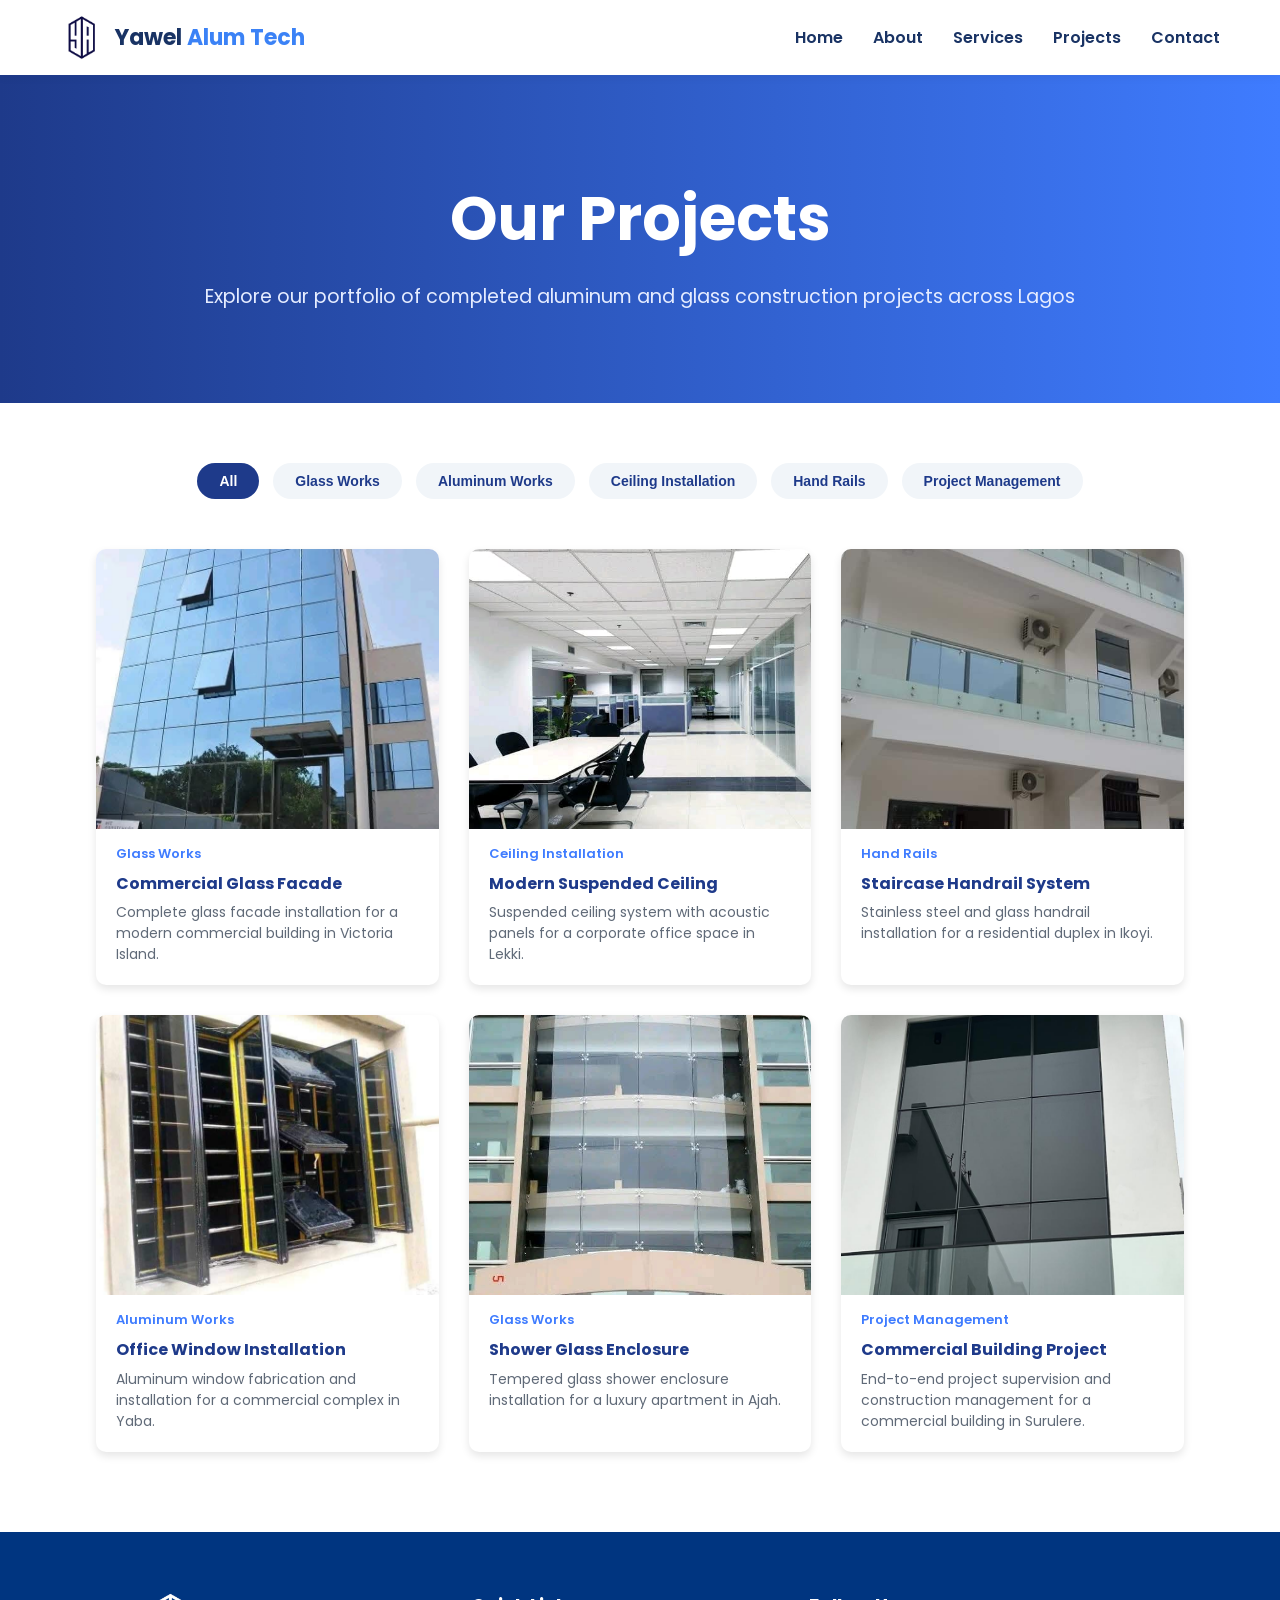
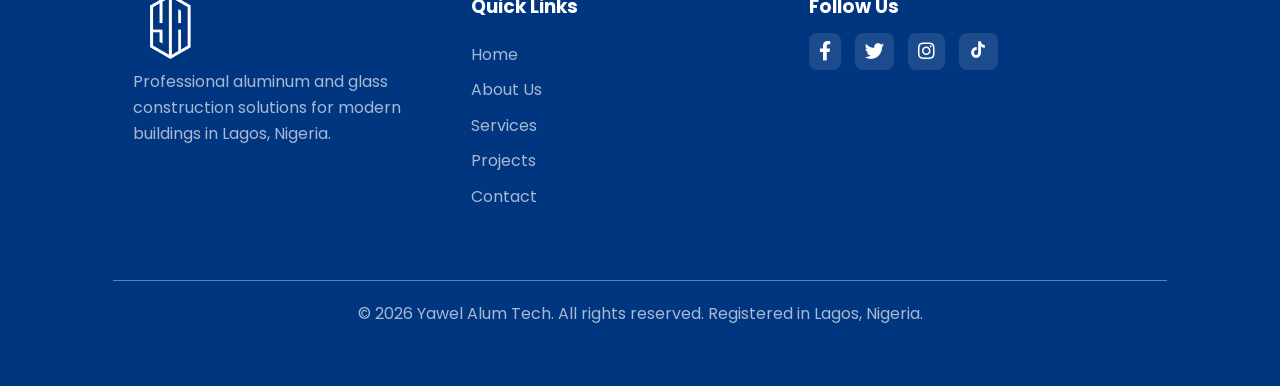
<file: projects/index.html>
<!doctype html>
<html lang="en">
  <head>
    <meta charset="UTF-8" />
    <meta name="viewport" content="width=device-width, initial-scale=1.0" />
    <title>Projects - Yawel Alum Tech</title>

    <link rel="stylesheet" href="style.css" />
    <link rel="stylesheet" href="/header/style.css" />
    <link rel="stylesheet" href="/footer/style.css" />

    <!-- Font Awesome -->
    <link
      rel="stylesheet"
      href="https://cdnjs.cloudflare.com/ajax/libs/font-awesome/5.15.4/css/all.min.css"
    />

    <!-- Google Fonts -->
    <link rel="preconnect" href="https://fonts.googleapis.com" />
    <link rel="preconnect" href="https://fonts.gstatic.com" crossorigin />
    <link
      href="https://fonts.googleapis.com/css2?family=Inter:wght@300;400;500;600;700&family=Poppins:wght@300;400;500;600;700&display=swap"
      rel="stylesheet"
    />
    <link href="https://unpkg.com/boxicons@2.1.4/css/boxicons.min.css" rel="stylesheet">
  </head>

  <body>
    <header>
      <nav class="navbar">
        <a href="/index.html" class="logo-link">
          <div class="logo">
            <img src="/images/logo.png" alt="logo" />
            <h2><span>Yawel</span> Alum Tech</h2>
          </div>
        </a>

        <ul class="nav-links">
          <li><a href="/index.html">Home</a></li>
          <li><a href="/about/index.html">About</a></li>
          <li><a href="/services/index.html">Services</a></li>
          <li><a href="index.html">Projects</a></li>
          <li><a href="/contact/index.html">Contact</a></li>
        </ul>

        <div class="menu-toggle">
          <i class="fas fa-bars"></i>
        </div>
      </nav>
    </header>

    <main class="projects-main">
      <!-- HERO -->
      <section class="projects-hero">
        <div class="projects-wrapper">
          <h1>Our Projects</h1>
          <p>
            Explore our portfolio of completed aluminum and glass construction
            projects across Lagos
          </p>
        </div>
      </section>

      <!-- FILTERS + GRID -->
      <section class="projects-content">
        <div class="projects-wrapper">
          <div class="project-filters">
            <button class="filter-btn active" data-filter="all">All</button>
            <button class="filter-btn" data-filter="glass">Glass Works</button>
            <button class="filter-btn" data-filter="aluminum">Aluminum Works</button>
            <button class="filter-btn" data-filter="ceiling">Ceiling Installation</button>
            <button class="filter-btn" data-filter="handrails">Hand Rails</button>
            <button class="filter-btn" data-filter="management">Project Management</button>
          </div>

          <div class="projects-grid">
            <div class="project-card" data-category="glass">
              <div class="img-holder img1"></div>
              <div class="project-card-text-holder">
                <p>Glass Works</p>
                <h3>Commercial Glass Facade</h3>
                <span>
                  Complete glass facade installation for a modern commercial
                  building in Victoria Island.
                </span>
              </div>
            </div>

            <div class="project-card" data-category="ceiling">
              <div class="img-holder img2"></div>
              <div class="project-card-text-holder">
                <p>Ceiling Installation</p>
                <h3>Modern Suspended Ceiling</h3>
                <span>
                  Suspended ceiling system with acoustic panels for a corporate
                  office space in Lekki.
                </span>
              </div>
            </div>

            <div class="project-card" data-category="handrails">
              <div class="img-holder img3"></div>
              <div class="project-card-text-holder">
                <p>Hand Rails</p>
                <h3>Staircase Handrail System</h3>
                <span>
                  Stainless steel and glass handrail installation for a
                  residential duplex in Ikoyi.
                </span>
              </div>
            </div>

            <div class="project-card" data-category="aluminum">
              <div class="img-holder img4"></div>
              <div class="project-card-text-holder">
                <p>Aluminum Works</p>
                <h3>Office Window Installation</h3>
                <span>
                  Aluminum window fabrication and installation for a commercial
                  complex in Yaba.
                </span>
              </div>
            </div>

            <div class="project-card" data-category="glass">
              <div class="img-holder img5"></div>
              <div class="project-card-text-holder">
                <p>Glass Works</p>
                <h3>Shower Glass Enclosure</h3>
                <span>
                  Tempered glass shower enclosure installation for a luxury
                  apartment in Ajah.
                </span>
              </div>
            </div>

            <div class="project-card" data-category="management">
              <div class="img-holder img6"></div>
              <div class="project-card-text-holder">
                <p>Project Management</p>
                <h3>Commercial Building Project</h3>
                <span>
                  End-to-end project supervision and construction management for
                  a commercial building in Surulere.
                </span>
              </div>
            </div>
          </div>
        </div>
      </section>
    </main>

    <footer>
      <div class="footer-content">
        <div class="footer-logo">
          <a href="/index.html">
            <img src="/images/white_logo-transparent.png" alt="Logo" />
          </a>
          <p>
            Professional aluminum and glass construction solutions for modern
            buildings in Lagos, Nigeria.
          </p>
        </div>
        <div class="footer-links">
          <h3>Quick Links</h3>
          <ul>
            <li><a href="/index.html">Home</a></li>
            <li><a href="/about/index.html">About Us</a></li>
            <li><a href="/services/index.html">Services</a></li>
            <li><a href="index.html">Projects</a></li>
            <li><a href="/contact/index.html">Contact</a></li>
          </ul>
        </div>
        <div class="footer-social">
          <h3>Follow Us</h3>
          <div class="social-icons">
            <a href="https://facebook.com/yawelalumtech" target="_blank"><i class="fab fa-facebook-f"></i></a>
            <a href="https://x.com/yawelalumtech" target="_blank"><i class="fab fa-twitter"></i></a>
            <a href="https://www.instagram.com/yawelalumtech" target="_blank"><i class="fab fa-instagram"></i></a>
            <a href="https://www.tiktok.com/@yawel.alum.tech?is_from_webapp=1&sender_device=pc" target="_blank">
              <i class='bx bxl-tiktok'></i>
            </a>
          </div>
        </div>
      </div>
      <div class="footer-bottom">
        <p>
          &copy; 2026 Yawel Alum Tech. All rights reserved. Registered in Lagos,
          Nigeria.
        </p>
      </div>
    </footer>

    <!-- JS -->
    <script src="/js/main.js"></script>
  </body>
</html>
</file>
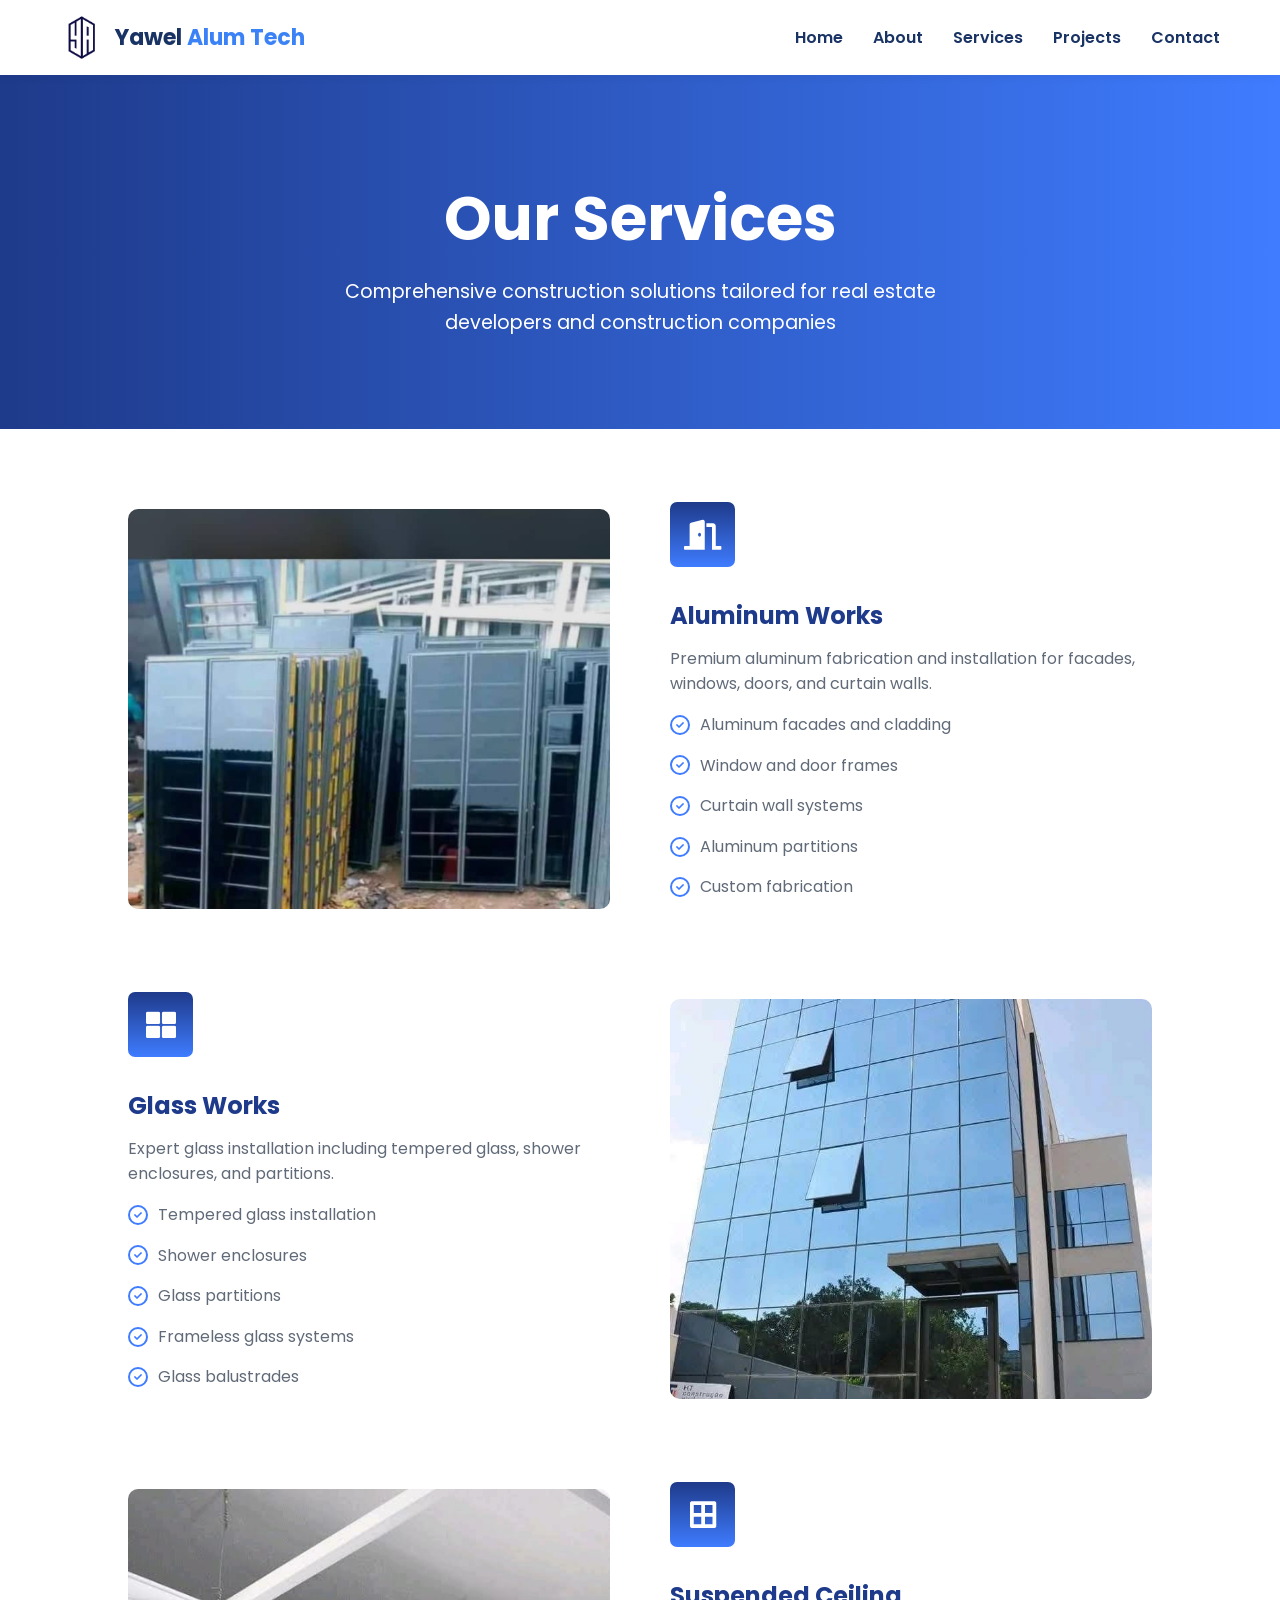
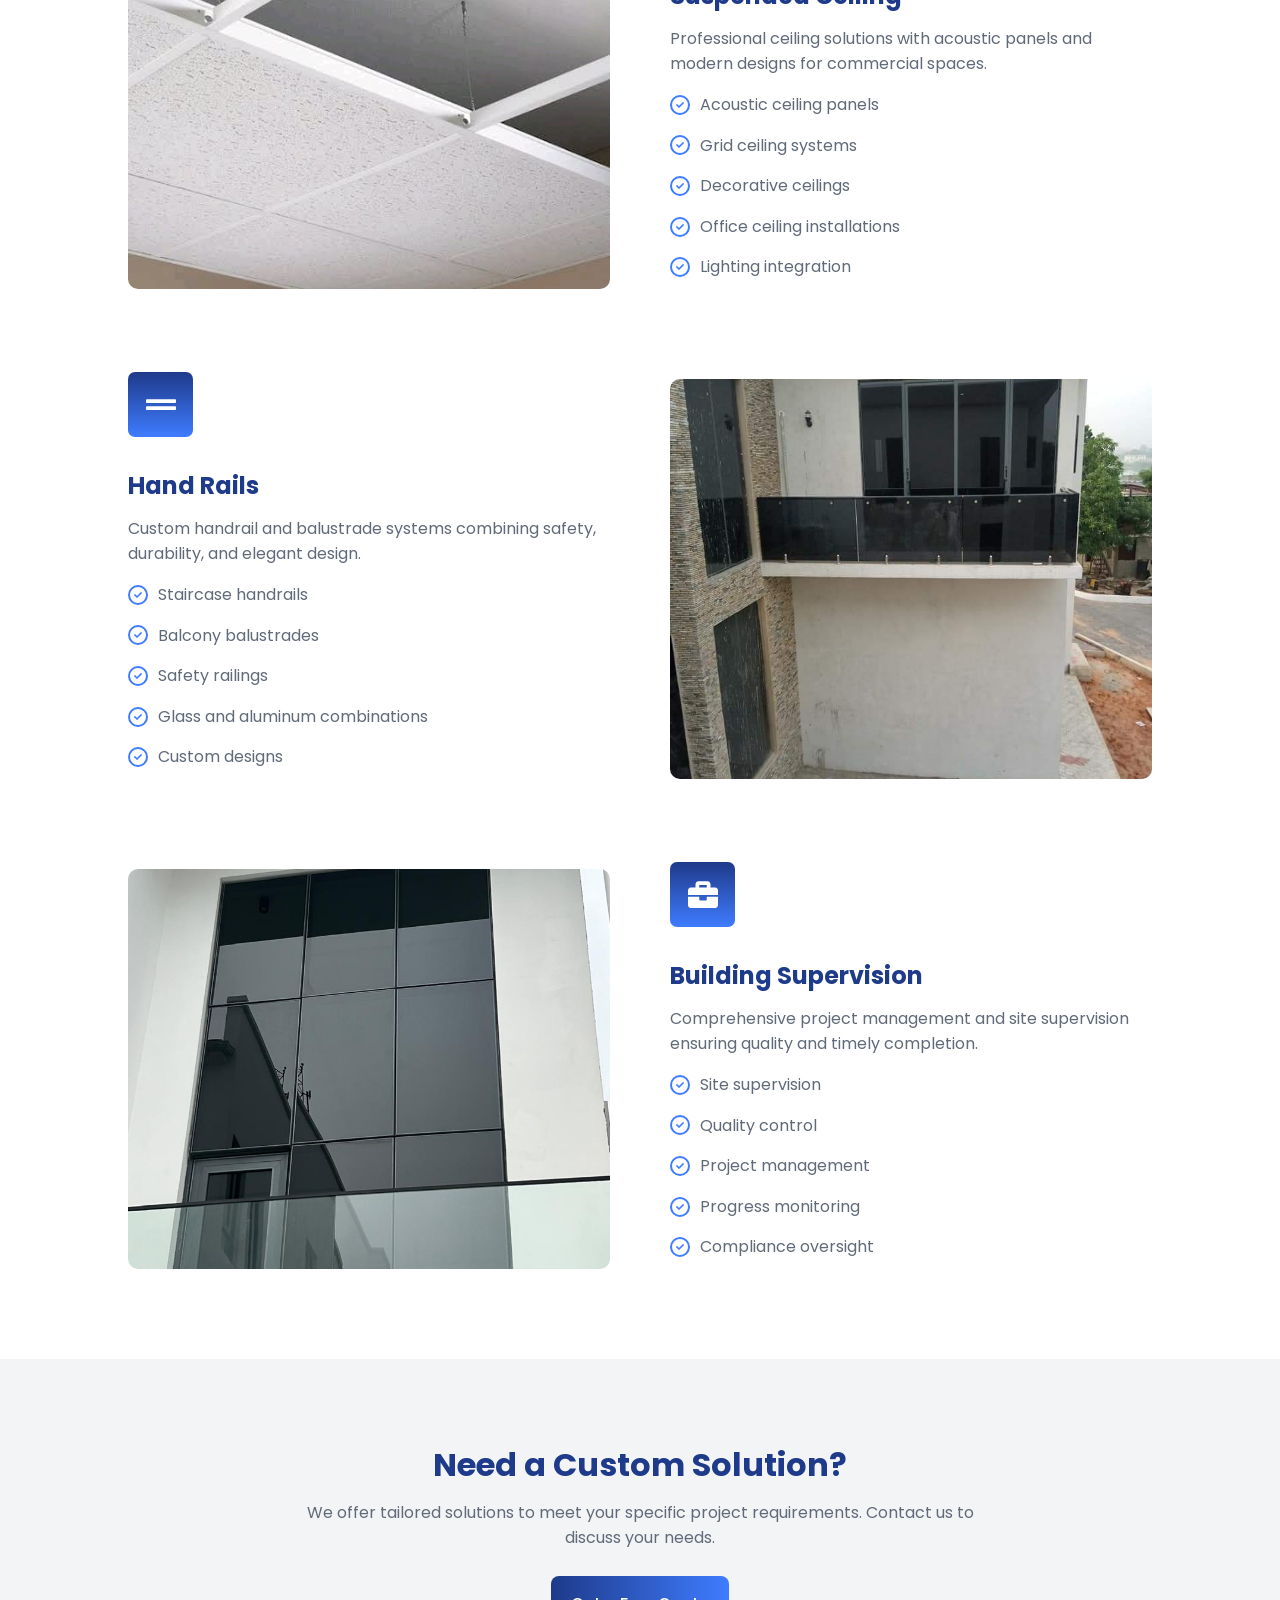
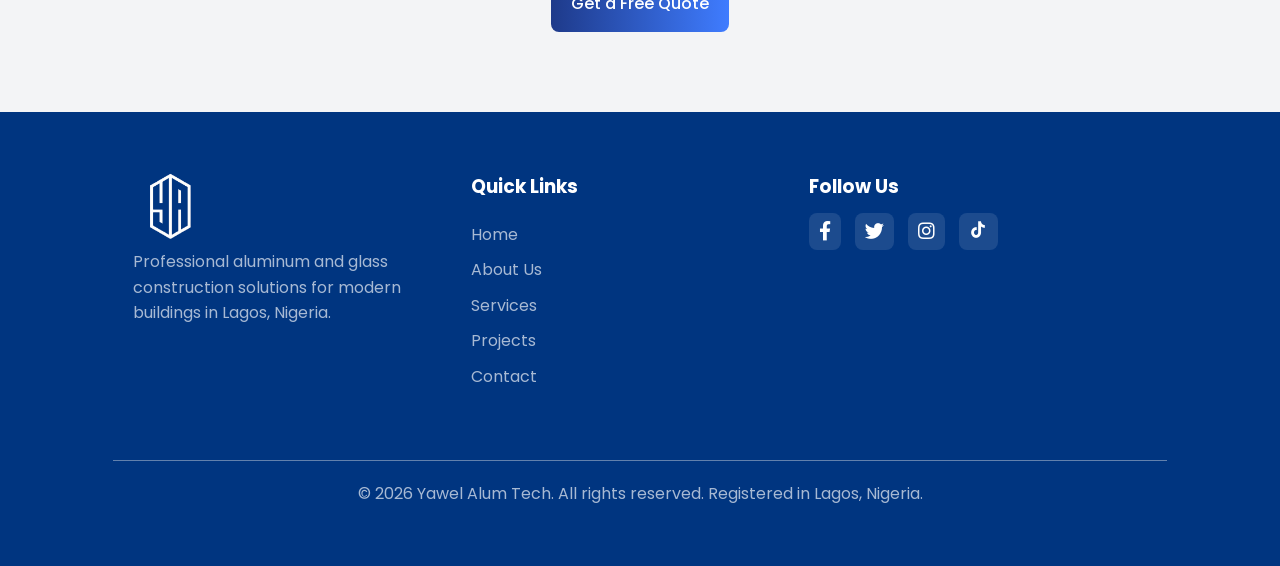
<file: services/index.html>
<!doctype html>
<html lang="en">
  <head>
    <meta charset="UTF-8" />
    <meta name="viewport" content="width=device-width, initial-scale=1.0" />
    <title>Services - Yawel Alum Tech</title>

    <link rel="stylesheet" href="style.css" />
    <link rel="stylesheet" href="/header/style.css" />
    <link rel="stylesheet" href="/footer/style.css" />

    <!-- Font Awesome -->
    <link
      rel="stylesheet"
      href="https://cdnjs.cloudflare.com/ajax/libs/font-awesome/5.15.4/css/all.min.css"
    />

    <!-- Google Fonts -->
    <link rel="preconnect" href="https://fonts.googleapis.com" />
    <link rel="preconnect" href="https://fonts.gstatic.com" crossorigin />
    <link
      href="https://fonts.googleapis.com/css2?family=Inter:wght@300;400;500;600;700&family=Poppins:wght@300;400;500;600;700&display=swap"
      rel="stylesheet"
    /><link href="https://unpkg.com/boxicons@2.1.4/css/boxicons.min.css" rel="stylesheet">

  </head>

  <body>
    <header>
      <nav class="navbar">
        <a href="/index.html" class="logo-link">
          <div class="logo">
            <img src="/images/logo.png" alt="logo" />
            <h2><span>Yawel</span> Alum Tech</h2>
          </div>
        </a>

        <ul class="nav-links">
          <li><a href="/index.html">Home</a></li>
          <li><a href="/about/index.html">About</a></li>
          <li><a href="/services/index.html">Services</a></li>
          <li><a href="/projects/index.html">Projects</a></li>
          <li><a href="/contact/index.html">Contact</a></li>
        </ul>

        <div class="menu-toggle">
          <i class="fas fa-bars"></i>
        </div>
      </nav>
    </header>

    <main class="services-page">
      <!-- HERO -->
      <!-- <div class="services-wrapper"></div> -->
      <section class="services-hero">
        <!-- <div class="container"> -->
          <h1>Our Services</h1>
          <p>
            Comprehensive construction solutions tailored for real estate
            developers and construction companies
          </p>
        </div>
      </section>

      <!-- SERVICES LIST -->
      <section class="services-list">
        <div class="services-wrapper">
          <!-- Aluminum -->
          <div class="service-block">
            <div class="service-img-holder img1"></div>
            <div class="service-text">
              <div class="service-icon"><i class="fas fa-door-open"></i></div>
              <h2>Aluminum Works</h2>
              <p>
                Premium aluminum fabrication and installation for facades,
                windows, doors, and curtain walls.
              </p>
              <div class="list-holder">
                <div class="item">
                  <i class="fas fa-check"></i>
                  <p>Aluminum facades and cladding</p>
                </div>
                <div class="item">
                  <i class="fas fa-check"></i>
                  <p>Window and door frames</p>
                </div>
                <div class="item">
                  <i class="fas fa-check"></i>
                  <p>Curtain wall systems</p>
                </div>
                <div class="item">
                  <i class="fas fa-check"></i>
                  <p>Aluminum partitions</p>
                </div>
                <div class="item">
                  <i class="fas fa-check"></i>
                  <p>Custom fabrication</p>
                </div>
              </div>
            </div>
          </div>

          <!-- Glass -->
          <div class="service-block reverse">
            <div class="service-img-holder img2"></div>
            <div class="service-text">
              <div class="service-icon"><i class="fas fa-th-large"></i></div>
              <h2>Glass Works</h2>
              <p>
                Expert glass installation including tempered glass, shower
                enclosures, and partitions.
              </p>
              <div class="list-holder">
                <div class="item">
                  <i class="fas fa-check"></i>
                  <p>Tempered glass installation</p>
                </div>
                <div class="item">
                  <i class="fas fa-check"></i>
                  <p>Shower enclosures</p>
                </div>
                <div class="item">
                  <i class="fas fa-check"></i>
                  <p>Glass partitions</p>
                </div>
                <div class="item">
                  <i class="fas fa-check"></i>
                  <p>Frameless glass systems</p>
                </div>
                <div class="item">
                  <i class="fas fa-check"></i>
                  <p>Glass balustrades</p>
                </div>
              </div>
            </div>
          </div>

          <!-- Ceiling -->
          <div class="service-block">
            <div class="service-img-holder img3"></div>
            <div class="service-text">
              <div class="service-icon"><i class="fas fa-border-all"></i></div>
              <h2>Suspended Ceiling</h2>
              <p>
                Professional ceiling solutions with acoustic panels and modern
                designs for commercial spaces.
              </p>
              <div class="list-holder">
                <div class="item">
                  <i class="fas fa-check"></i>
                  <p>Acoustic ceiling panels</p>
                </div>
                <div class="item">
                  <i class="fas fa-check"></i>
                  <p>Grid ceiling systems</p>
                </div>
                <div class="item">
                  <i class="fas fa-check"></i>
                  <p>Decorative ceilings</p>
                </div>
                <div class="item">
                  <i class="fas fa-check"></i>
                  <p>Office ceiling installations</p>
                </div>
                <div class="item">
                  <i class="fas fa-check"></i>
                  <p>Lighting integration</p>
                </div>
              </div>
            </div>
          </div>

          <!-- Handrails -->
          <div class="service-block reverse">
            <div class="service-img-holder img4"></div>
            <div class="service-text">
              <div class="service-icon"><i class="fas fa-grip-lines"></i></div>
              <h2>Hand Rails</h2>
              <p>
                Custom handrail and balustrade systems combining safety,
                durability, and elegant design.
              </p>
              <div class="list-holder">
                <div class="item">
                  <i class="fas fa-check"></i>
                  <p>Staircase handrails</p>
                </div>
                <div class="item">
                  <i class="fas fa-check"></i>
                  <p>Balcony balustrades</p>
                </div>
                <div class="item">
                  <i class="fas fa-check"></i>
                  <p>Safety railings</p>
                </div>
                <div class="item">
                  <i class="fas fa-check"></i>
                  <p>Glass and aluminum combinations</p>
                </div>
                <div class="item">
                  <i class="fas fa-check"></i>
                  <p>Custom designs</p>
                </div>
              </div>
            </div>
          </div>

          <!-- Supervision -->
          <div class="service-block last-block">
            <div class="service-img-holder img5"></div>
            <div class="service-text">
              <div class="service-icon"><i class="fas fa-briefcase"></i></div>
              <h2>Building Supervision</h2>
              <p>
                Comprehensive project management and site supervision ensuring
                quality and timely completion.
              </p>
              <div class="list-holder">
                <div class="item">
                  <i class="fas fa-check"></i>
                  <p>Site supervision</p>
                </div>
                <div class="item">
                  <i class="fas fa-check"></i>
                  <p>Quality control</p>
                </div>
                <div class="item">
                  <i class="fas fa-check"></i>
                  <p>Project management</p>
                </div>
                <div class="item">
                  <i class="fas fa-check"></i>
                  <p>Progress monitoring</p>
                </div>
                <div class="item">
                  <i class="fas fa-check"></i>
                  <p>Compliance oversight</p>
                </div>
              </div>
            </div>
          </div>
        </div>
      </section>

      <!-- CTA -->
      <section class="services-cta">
        <div class="container">
          <h2>Need a Custom Solution?</h2>
          <p>
            We offer tailored solutions to meet your specific project
            requirements. Contact us to discuss your needs.
          </p>
          <a href="#" class="btn">Get a Free Quote</a>
        </div>
      </section>
    </main>

    <!-- FOOTER -->
    <footer>
      <div class="footer-content">
        <div class="footer-logo">
          <a href="/index.html">
            <img src="/images/white_logo-transparent.png" alt="Logo" />
          </a>
          <p>
            Professional aluminum and glass construction solutions for modern
            buildings in Lagos, Nigeria.
          </p>
        </div>
        <div class="footer-links">
          <h3>Quick Links</h3>
          <ul>
            <li><a href="/index.html">Home</a></li>
            <li><a href="/about/index.html">About Us</a></li>
            <li><a href="index.html">Services</a></li>
            <li><a href="/projects/index.html">Projects</a></li>
            <li><a href="/contact/index.html">Contact</a></li>
          </ul>
        </div>
        <div class="footer-social">
          <h3>Follow Us</h3>
          <div class="social-icons">
            <a href="https://facebook.com/yawelalumtech" target="_blank"><i class="fab fa-facebook-f"></i></a>
            <a href="https://x.com/yawelalumtech" target="_blank"><i class="fab fa-twitter"></i></a>
            <a href="https://www.instagram.com/yawelalumtech" target="_blank"><i class="fab fa-instagram"></i></a>
            <a href="https://www.tiktok.com/@yawel.alum.tech?is_from_webapp=1&sender_device=pc" target="_blank">
              <i class='bx bxl-tiktok'></i>
            </a>
          </div>
        </div>
      </div>
      <div class="footer-bottom">
        <p>
          &copy; 2026 Yawel Alum Tech. All rights reserved. Registered in Lagos,
          Nigeria.
        </p>
      </div>
    </footer>

    <!-- JS -->
    <script src="/js/main.js"></script>
  </body>
</html>
</file>
<file: style.css>
/* Global Styles */
/* Reset default margins and paddings, set box-sizing for consistent sizing. */
* {
  margin: 0;
  padding: 0;
  box-sizing: border-box;
}

body {
  font-family:
    "Poppins",
    "Inter",
    system-ui,
    -apple-system,
    BlinkMacSystemFont,
    "Segoe UI",
    Roboto,
    sans-serif;
  font-weight: 400; /* default regular weight */
  line-height: 1.6;
  color: #333;
  line-height: 1.6;
  color: #333;
  background-color: #f9fafb;
  margin-top: 70px;
}

/* Optional: Use different weights for headings */
h1,
h2,
h3,
h4,
h5,
h6 {
  font-family:
    "Poppins",
    system-ui,
    -apple-system,
    sans-serif;
  font-weight: 700; /* or 700 for bolder headings */
}

/* p,
li,
.service-card p {
  font-family:
    "Inter",
    system-ui,
    -apple-system,
    sans-serif;
  font-weight: 400;
} */

/* Container for centering content */
.container {
  max-width: 1250px;
  width: 85%;
  margin: 0 auto;
  padding: 0 20px;
}

/* Button Styles */
.btn {
  display: inline-block;
  padding: 15px 20px;
  background-color: #1e3a8a;
  color: #fff;
  text-decoration: none;
  border-radius: 8px;
  transition: background-color 0.3s;
  font-weight: 500;
}

.btn:hover {
  background-color: #0056b3;
}

/* Header Styles */
/* Navigation bar with flexbox for alignment. */
/* header {
  width: 100%;
  display: flex;
  justify-content: center;
  background-color: #ffffff;
  position: fixed;
  top: 0;
  z-index: 100;
}
.navbar {
  width: 85%;
  max-width: 1250px;
  display: flex;
  justify-content: space-between;
  align-items: center;
  padding: 20px;
  background-color: #ffffff;
}

.logo {
  display: flex;
  align-items: center;
  font-size: 16px;
}

.logo a {
  text-decoration: none;
  color: #3b82f6;
}

.logo span {
  color: #110f47;
}

.logo img {
  height: 40px;
  margin-right: 5px;
}

.nav-links {
  list-style: none;
  display: flex;
}

.nav-links li {
  margin-left: 25px;
}

.nav-links a {
  text-decoration: none;
  color: #110f47;
  font-weight: 550;
  font-size: 16px;
}

.menu-toggle {
  display: none;
  font-size: 24px;
  cursor: pointer;
} */

/* Hero Section Styles */
/* Gradient background, centered content with flexbox. */
.hero {
  /* background: linear-gradient(to right, #007bff, #6610f2); */
  color: #fff;
  position: relative;
  height: calc(100vh - 80px);
  background: url("/images/hero.jpg") center/cover no-repeat;
  display: flex;
  align-items: center;
  justify-content: center;
  text-align: center;
  padding: 100px 0 90px;
}

/* Blue overlay */
.overlay {
  position: absolute;
  inset: 0;
  background: linear-gradient(#32498a, #32498a83);
}

.hero-content {
  height: 100%;
  width: 58%;
  /* background-color: green; */
  display: flex;
  flex-direction: column;
  justify-content: center;
  align-items: center;
  position: relative;
  color: #fff;
}

.hero-content h1 {
  font-size: 3.8rem;
  margin-bottom: 25px;
  line-height: 60px;
  /* font-weight: 700; */
}

.hero-content p {
  font-size: 1.2em;
  margin-bottom: 30px;
  line-height: 25px;
  width: 80%;
}

.btn2 {
  background-color: white;
  color: #0056b3;
}

.btn2:hover {
  background-color: #ebebeb;
  color: #110f47;
}

.btn2 span {
  margin-left: 5px;
}

/* Services Section Styles */
/* Grid layout for cards, responsive columns. */
.services {
  padding: 60px 20px;
  background-color: #f9fafb;
  text-align: center;
  width: 100%;
  display: flex;
  justify-content: center;
}

.services h2 {
  font-size: 2.4rem;
  /* margin-bottom: 10px; */
  color: #1e3a8a;
}

.services h3 {
  color: #1e3a8a;
  font-size: 1.3rem;
  margin-bottom: 10px;
}

.services .firstp {
  font-size: 18px;
  width: 60%;
  text-align: center;
}

.firstp-wrapper {
  display: flex;
  width: 100%;
  justify-content: center;
}

.services p {
  /* margin-bottom: 40px; */
  font-size: 15px;
  color: #606a78;
}

.services-grid {
  display: grid;
  grid-template-columns: repeat(auto-fit, minmax(350px, 1fr));
  gap: 30px;
  margin-top: 30px;
}

.service-card {
  background-color: white;
  padding: 30px;
  border-radius: 10px;
  box-shadow: 0 4px 8px rgba(0, 0, 0, 0.1);
  text-align: left;
  /* display: flex; */
  /* flex-direction: column; */
  /* justify-content: space-between; */
  height: 270px;
  transition: 0.3s ease;
}

.service-card:hover {
  box-shadow: rgba(100, 100, 111, 0.2) 0px 7px 29px 0px;
  transition: 0.3s ease;
}

.services .icon-holder {
  padding: 35px;
  height: 70px;
  width: 60px;
  border-radius: 7px;
  background: linear-gradient(180deg, #1e3a8a, #3f7cff);
  display: flex;
  justify-content: center;
  align-items: center;
  margin-bottom: 20px;
}

.service-icon {
  font-size: 2em;
  color: white;
  /* margin-bottom: 10px; */
}

.services a {
  margin-top: 40px;
  background-color: #1e3a8a;
}

/* Projects Section Styles */
/* Similar grid for project cards. */
.projects {
  padding: 60px 20px;
  text-align: center;
  background-color: white;
}

.projects h2 {
  font-size: 2em;
  margin-bottom: 10px;
  color: #1e3a8a;
}

.projects h3 {
  font-size: 16px;
  margin-bottom: 20px;
  color: #1e3a8a;
}

.projects p {
  font-size: 15px;
  color: #606a78;
}

.projects-grid {
  display: grid;
  grid-template-columns: repeat(auto-fit, minmax(250px, 1fr));
  gap: 30px;
  margin-top: 40px;
}

.project-card .img-holder {
  width: 100%;
  border-radius: 10px 10px 0 0;
  background-size: 100%;
  background-repeat: no-repeat;
  background-position: center;
  height: 300px;
  transition: 0.3s ease;
  overflow: hidden;
}

.project-card:hover .img-holder {
  background-size: 110%;
  transition: 0.3s ease;
}

.img1 {
  background-image: url("/images/projects/glass/glass1.jpg");
}

.img2 {
  background-image: url("/images/projects/ceiling/ceiling1.jpg") !important;
}

.img3 {
  background-image: url("/images/projects/handrails/handrail2.jpg") !important;
}

.project-card {
  background-color: #fff;
  border-radius: 10px;
  box-shadow: 0 4px 8px rgba(0, 0, 0, 0.1);
  overflow: hidden;
  transition: 0.3s ease;
  z-index: 99;
}

.project-card:hover {
  box-shadow: rgba(100, 100, 111, 0.2) 0px 7px 29px 0px;
  transition: 0.3s ease;
}

.project-card-text-holder {
  width: 100%;
  height: 90px;
  padding: 10px 20px;
  text-align: left;
  z-index: 1000;
}

.project-card-text-holder p {
  margin-bottom: 7px;
  margin-top: 5px;
  color: #3f7cff;
  font-weight: 550;
  font-size: 13px;
}

.projects a {
  margin-top: 40px;
  margin-bottom: 30px;
}

/* CTA Section Styles */
/* Similar to hero but smaller. */
.cta {
  background: linear-gradient(to left, #3f7cff, #1e3a8a);
  color: #fff;
  text-align: center;
  padding: 60px 20px;
}

.cta h2 {
  font-size: 2em;
  margin-bottom: 10px;
}

.cta p {
  margin-bottom: 20px;
}

/* Footer Styles */
/* Flexbox for columns, responsive stack on mobile. */
footer {
  background-color: #003580;
  color: #fff;
  padding: 40px 20px;
  width: 100%;
  display: flex;
  flex-direction: column;
  align-items: center;
}

.footer p {
  font-size: 6px !important;
}

.footer-content {
  display: flex;
  justify-content: space-between;
  flex-wrap: wrap;
  width: 85%;
  padding: 20px;
}

.footer-links h3,
.footer-social h3 {
  margin-bottom: 20px;
}

.footer-logo,
.footer-links,
.footer-social {
  flex: 1;
  min-width: 200px;
  margin-bottom: 20px;
}

.footer-logo img {
  height: 70px;
}

.footer-logo p {
  color: hsla(0, 0%, 100%, 0.655);
}

.footer-links ul {
  list-style: none;
}

.footer-links a {
  color: hsla(0, 0%, 100%, 0.655);
  text-decoration: none;
  display: block;
  margin-bottom: 10px;
  transition: 0.3s ease;
}

.footer-links a:hover {
  color: white;
  transition: 0.3s ease;
}

.footer-social h3 {
  margin-bottom: 15px;
}

.social-icons a {
  color: #fff;
  margin-right: 10px;
  font-size: 1.2em;
  padding: 5px 10px;
  border-radius: 8px;
  background-color: rgba(255, 255, 255, 0.11);
  transition: 0.3s ease;
}

.social-icons a:hover {
  background-color: rgba(255, 255, 255, 0.211);
  transition: 0.3s ease;
}

.footer-bottom {
  text-align: center;
  margin-top: 20px;
  border-top: 0.8px solid #ebebeb6a;
  padding: 20px;
  width: 85%;
  color: hsla(0, 0%, 100%, 0.655);
}

/* Media Queries for Responsiveness */
/* Adjust layouts for tablets and mobiles. */
/* ===============================
   RESPONSIVE DESIGN
================================= */

/* ---------- TABLETS (≤ 992px) ---------- */
/* =========================================
   GLOBAL MOBILE IMPROVEMENTS
========================================= */

/* img {
  max-width: 100%;
  display: block;
} */

/* =========================================
   TABLETS (≤ 992px)
========================================= */

@media (max-width: 992px) {
  .container,
  .footer-content {
    width: 92%;
    padding: 0;
  }

  .hero-content h1 {
    font-size: 2.6rem;
    line-height: 1.3;
  }

  .hero-content p {
    font-size: 1rem;
    line-height: 1.6;
  }

  .services-grid {
    grid-template-columns: repeat(2, 1fr);
  }

  .projects-grid {
    grid-template-columns: repeat(2, 1fr);
  }

  .service-card {
    height: auto;
  }
}

/* =========================================
   MOBILE NAVIGATION (≤ 768px)
========================================= */

@media (max-width: 768px) {
  body {
    margin-top: 70px;
  }

  .navbar {
    box-sizing: border-box;
  }

  /* .container {
    width: 94%;
  } */

  /* header {
    height: 70px;
  }

  .navbar {
    padding: 0;
    position: relative;
  } */

  /* .logo img {
    height: 32px;
  }

  .menu-toggle {
    display: block;
    z-index: 1001;
  }

  .nav-links {
    position: fixed;
    top: 70px;
    right: -100%;
    width: 100%;
    height: calc(100vh - 70px);
    background: #fff;
    flex-direction: column;
    align-items: center;
    justify-content: flex-start;
    padding-top: 40px;
    gap: 25px;
    transition: 0.4s ease;
    z-index: 1000;
  }

  .nav-links li {
    margin: 0;
  }

  .nav-links a {
    font-size: 18px;
  }

  .nav-links.active {
    right: 0;
  } */

  /* HERO */

  .hero {
    height: auto;
    padding: 120px 0 80px;
  }

  .hero-content {
    width: 94%;
  }

  .hero-content h1 {
    font-size: 2.1rem;
    line-height: 1.35;
    margin-bottom: 20px;
  }

  .hero-content p {
    font-size: 0.95rem;
    line-height: 1.7;
    margin-bottom: 25px;
  }

  .btn {
    width: 80%;
    text-align: center;
  }

  /* SERVICES */

  .services {
    padding: 50px 0;
  }

  .services h2 {
    font-size: 2rem;
  }

  .services .firstp {
    font-size: 15px;
  }

  .services-grid {
    grid-template-columns: 1fr;
    gap: 20px;
  }

  .service-card {
    padding: 25px;
    height: auto;
  }

  .services .firstp {
    font-size: 18px;
    width: 90%;
    text-align: center;
  }

  /* PROJECTS */

  .projects {
    padding: 50px 0;
  }

  .projects-grid {
    grid-template-columns: 1fr;
    gap: 25px;
  }

  .project-card .img-holder {
    height: 220px;
  }

  /* CTA */

  .cta h2 {
    font-size: 1.7rem;
  }

  /* FOOTER */

  .footer-content {
    flex-direction: column;
    gap: 30px;
    text-align: center;
  }

  .footer-logo {
    display: flex !important;
    flex-direction: column;
    justify-content: center;
    width: 90%;
  }

  .footer-logo img {
    height: 55px;
    /* display: flex; */
  }

  .social-icons {
    display: flex;
    justify-content: center;
  }
}

/* =========================================
   SMALL PHONES (≤ 480px)
========================================= */

@media (max-width: 480px) {
  .hero-content h1 {
    font-size: 1.7rem;
  }

  .hero-content p {
    font-size: 0.9rem;
  }

  .services h2,
  .projects h2 {
    font-size: 1.6rem;
  }

  .cta h2 {
    font-size: 1.5rem;
  }

  .btn {
    padding: 14px;
    font-size: 14px;
  }
}
</file>
<file: header/style.css>
header {
  width: 100%;
  background: #fff;
  box-shadow: 0 2px 10px rgba(0, 0, 0, 0.05);
  position: fixed;
  top: 0;
  left: 0;
  z-index: 1000;
}

.navbar {
  max-width: 1200px;
  margin: auto;
  padding: 15px 20px;
  display: flex;
  justify-content: space-between;
  align-items: center;
}

.logo-link {
  text-decoration: none;
}

.logo {
  display: flex;
  align-items: center;
  gap: 10px;
}

.logo img {
  width: 45px;
}

.logo h2 {
  font-size: 22px;
  color: #3b82f6;
}

.logo span {
  color: #193364;
}

.nav-links {
  display: flex;
  gap: 30px;
  list-style: none;
}

.nav-links a {
  text-decoration: none;
  color: #193364;
  font-weight: 600;
}

.menu-toggle {
  display: none;
  font-size: 22px;
  cursor: pointer;
}

/* MOBILE */

@media (max-width: 768px) {
  .menu-toggle {
    display: block;
  }

  .nav-links {
    position: fixed;
    right: -100%;
    top: 70px;
    flex-direction: column;
    width: 100%;
    height: calc(100vh - 70px);
    background: #fff;
    align-items: center;
    padding-top: 40px;
    transition: 0.4s;
  }

  .nav-links.active {
    right: 0;
  }
}
</file>
<file: about/style.css>
/* ABOUT HERO */
* {
  margin: 0;
  padding: 0;
  box-sizing: border-box;
}

body {
  font-family:
    "Poppins",
    "Inter",
    system-ui,
    -apple-system,
    BlinkMacSystemFont,
    "Segoe UI",
    Roboto,
    sans-serif;
  font-weight: 400; /* default regular weight */
  line-height: 1.6;
  color: #333;
  line-height: 1.6;
  color: #333;
  background-color: #f9fafb;
  margin-top: 70px;
}

.section-wrap {
  width: 100%;
  display: flex;
  justify-content: center;
}

.section-inner {
  width: 85%;
  max-width: 1250px;
}

.about-hero {
  background: linear-gradient(to right, #1e3a8a, #3f7cff);
  color: white;
  text-align: center;
  padding: 80px 20px;
}

.about-hero h1 {
  font-size: 3.8rem;
  font-weight: 700;
  margin-bottom: 10px;
}

.about-hero p {
  font-size: 1.2em;
  opacity: 0.9;
}

/* WHO WE ARE */
.about-section {
  background: white;
  padding: 70px 0;
}

.about-grid {
  display: grid;
  grid-template-columns: 1fr 1fr;
  gap: 50px;
  align-items: center;
}

.about-image {
  height: 500px;
  border-radius: 12px;
  background: url("/images/projects/glass/glass5.jpg") center/cover no-repeat;
}

.about-text h2 {
  color: #1e3a8a;
  margin-bottom: 15px;
}

.about-text p {
  color: #606a78;
  margin-bottom: 15px;
}

/* FEATURES */
.about-features {
  display: grid;
  grid-template-columns: repeat(2, 1fr);
  gap: 10px;
  margin-top: 25px;
}

.feature-box {
  background: white;
  /* padding: 18px; */
  /* border-radius: 10px; */
  /* box-shadow: 0 4px 8px rgba(0, 0, 0, 0.08); */
  display: flex;
}

.feature-box .icon-holder {
  padding: 25px;
  height: 30px;
  width: 22px;
  border-radius: 7px;
  background: #bfdbfe;
  display: flex;
  justify-content: center;
  align-items: center;
  color: white;
  margin-right: 30px;
}

.feature-box i {
  color: #1e3a8a;
  margin-bottom: 8px;
  font-size: 22px;
}

/* VALUES */
.values {
  background: #f9fafb;
  padding: 70px 0;
  text-align: center;
}

.values h2 {
  color: #1e3a8a;
}

.values-sub {
  color: #606a78;
  margin-bottom: 40px;
}

.values-grid {
  display: grid;
  grid-template-columns: repeat(4, 1fr);
  gap: 25px;
}

.value-card {
  background-color: white;
  padding: 30px;
  border-radius: 10px;
  box-shadow: 0 4px 8px rgba(0, 0, 0, 0.1);
  text-align: center;
  transition: 0.3s ease;
  display: flex;
  flex-direction: column;
  align-items: center;
  height: 290px;
  justify-content: center;
}

/* reuse homepage icon style */
.value-card .icon-holder {
  /* padding: 15px 20px; */
  height: 55px;
  width: 55px;
  border-radius: 7px;
  background: linear-gradient(180deg, #1e3a8a, #3f7cff);
  display: flex;
  justify-content: center;
  align-items: center;
  margin-bottom: 30px;
}

.value-card .service-icon {
  font-size: 1.7em;
  color: white;
}

.value-card i {
  font-size: 2rem;
  color: #3f7cff;
  margin-bottom: 15px;
}

.value-card h3 {
  font-size: 1.2rem;
  color: #1e3a8a;
  margin-bottom: 15px;
}

.value-card p {
  font-size: 15px;
  opacity: 0.9;
}

/* WHY US */
.why-us {
  background: white; /* single full background */
  padding: 70px 0;
  /* color: white; */
  padding-bottom: 90px;
  z-index: -1;
}

.why-us h2 {
  text-align: center;
  margin-bottom: 40px;
  color: #1e3a8a;
}

.why-grid {
  display: grid;
  grid-template-columns: repeat(2, 1fr);
  gap: 30px;
}

.why-item {
  display: flex;
  gap: 15px;
  background: transparent;
  padding: 0;
}

.why-item i {
  border-radius: 15px;
  color: #3f7cff;
  font-size: 12px;
  border: 2px solid #3f7cff;
  height: 30px;
  width: 30px;
  display: flex;
  justify-content: center;
  align-items: center;
}

.why-item div {
  width: 90%;
}

.why-item h4 {
  color: #1e3a8a;
  font-weight: 550;
  margin-bottom: 10px;
}

.why-item p {
  opacity: 0.9;
  line-height: 25px;
  font-size: 14px;
}

/* RESPONSIVE */
@media (max-width: 900px) {
  .about-grid {
    grid-template-columns: 1fr;
  }

  .values-grid {
    grid-template-columns: repeat(2, 1fr);
  }

  .why-grid {
    grid-template-columns: 1fr;
  }
}

/* ===============================
   TABLET
================================= */
@media (max-width: 900px) {
  .section-inner {
    width: 90%;
  }

  .about-image {
    height: 420px;
  }

  .about-hero h1 {
    font-size: 2.3rem;
  }

  .about-features {
    grid-template-columns: 1fr 1fr;
  }
}

/* ===============================
   MOBILE
================================= */
@media (max-width: 600px) {
  body {
    margin-top: 70px;
  }

  .section-inner {
    width: 92%;
  }

  .about-hero {
    padding: 60px 15px;
  }

  .about-hero h1 {
    font-size: 2rem;
  }

  .about-hero p {
    font-size: 1rem;
  }

  .about-image {
    height: 300px;
  }

  .about-features {
    grid-template-columns: 1fr;
    gap: 15px;
  }

  .feature-box {
    align-items: flex-start;
  }

  .feature-box .icon-holder {
    margin-right: 18px;
    padding: 20px;
  }

  .value-card {
    height: auto;
    padding: 25px 20px;
  }

  .why-item {
    gap: 12px;
  }
}

/* ===============================
   SMALL PHONES
================================= */
@media (max-width: 400px) {
  .about-hero h1 {
    font-size: 1.7rem;
  }

  .values h2,
  .why-us h2 {
    font-size: 1.5rem;
  }
}

@media (max-width: 500px) {
  .values-grid {
    grid-template-columns: 1fr;
  }
}
</file>
<file: footer/style.css>
footer {
  background-color: #003580;
  color: #fff;
  padding: 40px 20px;
  width: 100%;
  display: flex;
  flex-direction: column;
  align-items: center;
}

.footer p {
  font-size: 6px !important;
}

.footer-content {
  display: flex;
  justify-content: space-between;
  flex-wrap: wrap;
  width: 85%;
  padding: 20px;
}

.footer-links h3,
.footer-social h3 {
  margin-bottom: 20px;
}

.footer-logo,
.footer-links,
.footer-social {
  flex: 1;
  min-width: 200px;
  margin-bottom: 20px;
}

.footer-logo img {
  height: 70px;
}

.footer-logo p {
  color: hsla(0, 0%, 100%, 0.655);
}

.footer-links ul {
  list-style: none;
}

.footer-links a {
  color: hsla(0, 0%, 100%, 0.655);
  text-decoration: none;
  display: block;
  margin-bottom: 10px;
  transition: 0.3s ease;
}

.footer-links a:hover {
  color: white;
  transition: 0.3s ease;
}

.footer-social h3 {
  margin-bottom: 15px;
}

.social-icons a {
  color: #fff;
  margin-right: 10px;
  font-size: 1.2em;
  padding: 5px 10px;
  border-radius: 8px;
  background-color: rgba(255, 255, 255, 0.11);
  transition: 0.3s ease;
}

.social-icons a:hover {
  background-color: rgba(255, 255, 255, 0.211);
  transition: 0.3s ease;
}

.footer-bottom {
  text-align: center;
  margin-top: 20px;
  border-top: 0.8px solid #ebebeb6a;
  padding: 20px;
  width: 85%;
  color: hsla(0, 0%, 100%, 0.655);
}

/* MOBILE */

@media (max-width: 768px) {
  .footer-content {
    flex-direction: column;
    gap: 30px;
    text-align: center;
  }

  .footer-logo {
    display: flex !important;
    flex-direction: column;
    justify-content: center;
    width: 90%;
  }

  .footer-logo img {
    height: 55px;
    /* display: flex; */
  }

  .social-icons {
    display: flex;
    justify-content: center;
  }
}
</file>
<file: contact/style.css>
* {
  margin: 0;
  padding: 0;
  box-sizing: border-box;
}

body {
  font-family:
    "Poppins",
    "Inter",
    system-ui,
    -apple-system,
    BlinkMacSystemFont,
    "Segoe UI",
    Roboto,
    sans-serif;
  font-weight: 400; /* default regular weight */
  line-height: 1.6;
  color: #333;
  line-height: 1.6;
  color: #333;
  background-color: #f9fafb;
  margin-top: 70px;
}

.contact-page{
width:100%;
display:flex;
flex-direction:column;
align-items:center;
}

/* HERO */

.contact-hero{
width:100%;
background: linear-gradient(to right, #1e3a8a, #3f7cff);
padding: 100px 0 90px;
text-align:center;
color:white;
}

.wrapper{
width:85%;
margin:auto;
}

.contact-hero h1{
font-size: 3.8rem;
font-weight: 700;
margin-bottom:10px;
}


.contact-hero p{
opacity:.9;
font-size: 1.2em;
}


/* CONTACT SECTION */

.contact-section{
padding:80px 0;
background:#f8fafc;
}

.contact-grid{
display:grid;
grid-template-columns:1fr 1fr;
gap:50px;
align-items:start;
}

/* LEFT INFO */

.contact-info h2{
font-size:28px;
margin-bottom:10px;
}

.contact-info > p{
margin-bottom:30px;
color:#555;
}

.info-item{
display:flex;
gap:15px;
margin-bottom:20px;
}

.icon{
width:45px;
height:45px;
background:#BFDBFE;
display:flex;
align-items:center;
justify-content:center;
border-radius:10px;
font-size:24px;
}

.icon i {
  color: #1E3A8A;
}

.info-item h4{
margin-bottom:4px;
}

.whatsapp-btn{
display:inline-block;
margin-top:20px;
padding:12px 22px;
background:#22c55e;
color:white;
border-radius:6px;
text-decoration:none;
font-weight:500;
}


/* FORM */

.contact-form{
background:white;
padding:35px;
border-radius:10px;
box-shadow:0 5px 25px rgba(0,0,0,0.06);
}

.contact-form h3{
margin-bottom:20px;
}

.form-group{
display:flex;
flex-direction:column;
margin-bottom:18px;
}

.form-group label{
margin-bottom:5px;
font-size:14px;
}

.form-group input,
.form-group select,
.form-group textarea{
padding:12px;
border:1px solid #ddd;
border-radius:6px;
font-size:14px;
}

.send-btn{
width:100%;
padding:14px;
border:none;
background:linear-gradient(30deg,#1e3a8a,#0056b3);
color:white;
border-radius:6px;
cursor:pointer;
font-weight:500;
}


/* MAP */

.map-section{
padding:80px 0;
text-align:center;
}

.map-title{
margin-bottom:30px;
}

.map-container{
width:100%;
height:420px;
border-radius:10px;
overflow:hidden;
box-shadow:0 5px 25px rgba(0,0,0,0.08);
}

.map-container iframe{
width:100%;
height:100%;
border:0;
}

.map-direction{
margin-top:20px;
}

.map-direction a{
background:#1e3a8a;
color:white;
padding:12px 20px;
border-radius:6px;
text-decoration:none;
}


/* RESPONSIVE */

@media(max-width:900px){

.contact-grid{
grid-template-columns:1fr;
}

.contact-form{
margin-top:20px;
padding: 60px;
}

.contact-hero h1{
font-size:32px;
}

}
</file>
<file: homepage/style.css>
/* Global Styles */
/* Reset default margins and paddings, set box-sizing for consistent sizing. */
* {
  margin: 0;
  padding: 0;
  box-sizing: border-box;
}

body {
  font-family:
    "Poppins",
    "Inter",
    system-ui,
    -apple-system,
    BlinkMacSystemFont,
    "Segoe UI",
    Roboto,
    sans-serif;
  font-weight: 400; /* default regular weight */
  line-height: 1.6;
  color: #333;
  line-height: 1.6;
  color: #333;
  background-color: #f9fafb;
  margin-top: 70px;
}

/* Optional: Use different weights for headings */
h1,
h2,
h3,
h4,
h5,
h6 {
  font-family:
    "Poppins",
    system-ui,
    -apple-system,
    sans-serif;
  font-weight: 700; /* or 700 for bolder headings */
}

/* p,
li,
.service-card p {
  font-family:
    "Inter",
    system-ui,
    -apple-system,
    sans-serif;
  font-weight: 400;
} */

/* Container for centering content */
.container {
  max-width: 1250px;
  width: 85%;
  margin: 0 auto;
  padding: 0 20px;
}

/* Button Styles */
.btn {
  display: inline-block;
  padding: 15px 20px;
  background-color: #1e3a8a;
  color: #fff;
  text-decoration: none;
  border-radius: 8px;
  transition: background-color 0.3s;
  font-weight: 500;
}

.btn:hover {
  background-color: #0056b3;
}

/* Header Styles */
/* Navigation bar with flexbox for alignment. */
/* header {
  width: 100%;
  display: flex;
  justify-content: center;
  background-color: #ffffff;
  position: fixed;
  top: 0;
  z-index: 100;
}
.navbar {
  width: 85%;
  max-width: 1250px;
  display: flex;
  justify-content: space-between;
  align-items: center;
  padding: 20px;
  background-color: #ffffff;
}

.logo {
  display: flex;
  align-items: center;
  font-size: 16px;
}

.logo a {
  text-decoration: none;
  color: #3b82f6;
}

.logo span {
  color: #110f47;
}

.logo img {
  height: 40px;
  margin-right: 5px;
}

.nav-links {
  list-style: none;
  display: flex;
}

.nav-links li {
  margin-left: 25px;
}

.nav-links a {
  text-decoration: none;
  color: #110f47;
  font-weight: 550;
  font-size: 16px;
}

.menu-toggle {
  display: none;
  font-size: 24px;
  cursor: pointer;
} */

/* Hero Section Styles */
/* Gradient background, centered content with flexbox. */
.hero {
  /* background: linear-gradient(to right, #007bff, #6610f2); */
  color: #fff;
  position: relative;
  height: calc(100vh - 80px);
  background: url("/images/hero.jpg") center/cover no-repeat;
  display: flex;
  align-items: center;
  justify-content: center;
  text-align: center;
  padding: 100px 0 90px;
}

/* Blue overlay */
.overlay {
  position: absolute;
  inset: 0;
  background: linear-gradient(#32498a, #32498a83);
}

.hero-content {
  height: 100%;
  width: 58%;
  /* background-color: green; */
  display: flex;
  flex-direction: column;
  justify-content: center;
  align-items: center;
  position: relative;
  color: #fff;
}

.hero-content h1 {
  font-size: 3.8rem;
  margin-bottom: 25px;
  line-height: 60px;
  /* font-weight: 700; */
}

.hero-content p {
  font-size: 1.2em;
  margin-bottom: 30px;
  line-height: 25px;
  width: 80%;
}

.btn2 {
  background-color: white;
  color: #0056b3;
}

.btn2:hover {
  background-color: #ebebeb;
  color: #110f47;
}

.btn2 span {
  margin-left: 5px;
}

/* Services Section Styles */
/* Grid layout for cards, responsive columns. */
.services {
  padding: 60px 20px;
  background-color: #f9fafb;
  text-align: center;
  width: 100%;
  display: flex;
  justify-content: center;
}

.services h2 {
  font-size: 2.4rem;
  /* margin-bottom: 10px; */
  color: #1e3a8a;
}

.services h3 {
  color: #1e3a8a;
  font-size: 1.3rem;
  margin-bottom: 10px;
}

.services .firstp {
  font-size: 18px;
  width: 60%;
  text-align: center;
}

.firstp-wrapper {
  display: flex;
  width: 100%;
  justify-content: center;
}

.services p {
  /* margin-bottom: 40px; */
  font-size: 15px;
  color: #606a78;
}

.services-grid {
  display: grid;
  grid-template-columns: repeat(auto-fit, minmax(350px, 1fr));
  gap: 30px;
  margin-top: 30px;
}

.service-card {
  background-color: white;
  padding: 30px;
  border-radius: 10px;
  box-shadow: 0 4px 8px rgba(0, 0, 0, 0.1);
  text-align: left;
  /* display: flex; */
  /* flex-direction: column; */
  /* justify-content: space-between; */
  height: 270px;
  transition: 0.3s ease;
}

.service-card:hover {
  box-shadow: rgba(100, 100, 111, 0.2) 0px 7px 29px 0px;
  transition: 0.3s ease;
}

.services .icon-holder {
  padding: 35px;
  height: 70px;
  width: 60px;
  border-radius: 7px;
  background: linear-gradient(180deg, #1e3a8a, #3f7cff);
  display: flex;
  justify-content: center;
  align-items: center;
  margin-bottom: 20px;
}

.service-icon {
  font-size: 2em;
  color: white;
  /* margin-bottom: 10px; */
}

.services a {
  margin-top: 40px;
  background-color: #1e3a8a;
}

/* Projects Section Styles */
/* Similar grid for project cards. */
.projects {
  padding: 60px 20px;
  text-align: center;
  background-color: white;
}

.projects h2 {
  font-size: 2em;
  margin-bottom: 10px;
  color: #1e3a8a;
}

.projects h3 {
  font-size: 16px;
  margin-bottom: 20px;
  color: #1e3a8a;
}

.projects p {
  font-size: 15px;
  color: #606a78;
}

.projects-grid {
  display: grid;
  grid-template-columns: repeat(auto-fit, minmax(250px, 1fr));
  gap: 30px;
  margin-top: 40px;
}

.project-card .img-holder {
  width: 100%;
  border-radius: 10px 10px 0 0;
  background-size: 100%;
  background-repeat: no-repeat;
  background-position: center;
  height: 300px;
  transition: 0.3s ease;
  overflow: hidden;
}

.project-card:hover .img-holder {
  background-size: 110%;
  transition: 0.3s ease;
}

.img1 {
  background-image: url("/images/projects/glass/glass1.jpg");
}

.img2 {
  background-image: url("/images/projects/ceiling/ceiling1.jpg") !important;
}

.img3 {
  background-image: url("/images/projects/handrails/handrail2.jpg") !important;
}

.project-card {
  background-color: #fff;
  border-radius: 10px;
  box-shadow: 0 4px 8px rgba(0, 0, 0, 0.1);
  overflow: hidden;
  transition: 0.3s ease;
  z-index: 99;
}

.project-card:hover {
  box-shadow: rgba(100, 100, 111, 0.2) 0px 7px 29px 0px;
  transition: 0.3s ease;
}

.project-card-text-holder {
  width: 100%;
  height: 90px;
  padding: 10px 20px;
  text-align: left;
  z-index: 1000;
}

.project-card-text-holder p {
  margin-bottom: 7px;
  margin-top: 5px;
  color: #3f7cff;
  font-weight: 550;
  font-size: 13px;
}

.projects a {
  margin-top: 40px;
  margin-bottom: 30px;
}

/* CTA Section Styles */
/* Similar to hero but smaller. */
.cta {
  background: linear-gradient(to left, #3f7cff, #1e3a8a);
  color: #fff;
  text-align: center;
  padding: 60px 20px;
}

.cta h2 {
  font-size: 2em;
  margin-bottom: 10px;
}

.cta p {
  margin-bottom: 20px;
}

/* Footer Styles */
/* Flexbox for columns, responsive stack on mobile. */
footer {
  background-color: #003580;
  color: #fff;
  padding: 40px 20px;
  width: 100%;
  display: flex;
  flex-direction: column;
  align-items: center;
}

.footer p {
  font-size: 6px !important;
}

.footer-content {
  display: flex;
  justify-content: space-between;
  flex-wrap: wrap;
  width: 85%;
  padding: 20px;
}

.footer-links h3,
.footer-social h3 {
  margin-bottom: 20px;
}

.footer-logo,
.footer-links,
.footer-social {
  flex: 1;
  min-width: 200px;
  margin-bottom: 20px;
}

.footer-logo img {
  height: 70px;
}

.footer-logo p {
  color: hsla(0, 0%, 100%, 0.655);
}

.footer-links ul {
  list-style: none;
}

.footer-links a {
  color: hsla(0, 0%, 100%, 0.655);
  text-decoration: none;
  display: block;
  margin-bottom: 10px;
  transition: 0.3s ease;
}

.footer-links a:hover {
  color: white;
  transition: 0.3s ease;
}

.footer-social h3 {
  margin-bottom: 15px;
}

.social-icons a {
  color: #fff;
  margin-right: 10px;
  font-size: 1.2em;
  padding: 5px 10px;
  border-radius: 8px;
  background-color: rgba(255, 255, 255, 0.11);
  transition: 0.3s ease;
}

.social-icons a:hover {
  background-color: rgba(255, 255, 255, 0.211);
  transition: 0.3s ease;
}

.footer-bottom {
  text-align: center;
  margin-top: 20px;
  border-top: 0.8px solid #ebebeb6a;
  padding: 20px;
  width: 85%;
  color: hsla(0, 0%, 100%, 0.655);
}

/* Media Queries for Responsiveness */
/* Adjust layouts for tablets and mobiles. */
/* ===============================
   RESPONSIVE DESIGN
================================= */

/* ---------- TABLETS (≤ 992px) ---------- */
/* =========================================
   GLOBAL MOBILE IMPROVEMENTS
========================================= */

/* img {
  max-width: 100%;
  display: block;
} */

/* =========================================
   TABLETS (≤ 992px)
========================================= */

@media (max-width: 992px) {
  .container,
  .footer-content {
    width: 92%;
    padding: 0;
  }

  .hero-content h1 {
    font-size: 2.6rem;
    line-height: 1.3;
  }

  .hero-content p {
    font-size: 1rem;
    line-height: 1.6;
  }

  .services-grid {
    grid-template-columns: repeat(2, 1fr);
  }

  .projects-grid {
    grid-template-columns: repeat(2, 1fr);
  }

  .service-card {
    height: auto;
  }
}

/* =========================================
   MOBILE NAVIGATION (≤ 768px)
========================================= */

@media (max-width: 768px) {
  body {
    margin-top: 70px;
  }

  .navbar {
    box-sizing: border-box;
  }

  /* .container {
    width: 94%;
  } */

  /* header {
    height: 70px;
  }

  .navbar {
    padding: 0;
    position: relative;
  } */

  /* .logo img {
    height: 32px;
  }

  .menu-toggle {
    display: block;
    z-index: 1001;
  }

  .nav-links {
    position: fixed;
    top: 70px;
    right: -100%;
    width: 100%;
    height: calc(100vh - 70px);
    background: #fff;
    flex-direction: column;
    align-items: center;
    justify-content: flex-start;
    padding-top: 40px;
    gap: 25px;
    transition: 0.4s ease;
    z-index: 1000;
  }

  .nav-links li {
    margin: 0;
  }

  .nav-links a {
    font-size: 18px;
  }

  .nav-links.active {
    right: 0;
  } */

  /* HERO */

  .hero {
    height: auto;
    padding: 120px 0 80px;
  }

  .hero-content {
    width: 94%;
  }

  .hero-content h1 {
    font-size: 2.1rem;
    line-height: 1.35;
    margin-bottom: 20px;
  }

  .hero-content p {
    font-size: 0.95rem;
    line-height: 1.7;
    margin-bottom: 25px;
  }

  .btn {
    width: 80%;
    text-align: center;
  }

  /* SERVICES */

  .services {
    padding: 50px 0;
  }

  .services h2 {
    font-size: 2rem;
  }

  .services .firstp {
    font-size: 15px;
  }

  .services-grid {
    grid-template-columns: 1fr;
    gap: 20px;
  }

  .service-card {
    padding: 25px;
    height: auto;
  }

  .services .firstp {
    font-size: 18px;
    width: 90%;
    text-align: center;
  }

  /* PROJECTS */

  .projects {
    padding: 50px 0;
  }

  .projects-grid {
    grid-template-columns: 1fr;
    gap: 25px;
  }

  .project-card .img-holder {
    height: 220px;
  }

  /* CTA */

  .cta h2 {
    font-size: 1.7rem;
  }

  /* FOOTER */

  .footer-content {
    flex-direction: column;
    gap: 30px;
    text-align: center;
  }

  .footer-logo {
    display: flex !important;
    flex-direction: column;
    justify-content: center;
    width: 90%;
  }

  .footer-logo img {
    height: 55px;
    /* display: flex; */
  }

  .social-icons {
    display: flex;
    justify-content: center;
  }
}

/* =========================================
   SMALL PHONES (≤ 480px)
========================================= */

@media (max-width: 480px) {
  .hero-content h1 {
    font-size: 1.7rem;
  }

  .hero-content p {
    font-size: 0.9rem;
  }

  .services h2,
  .projects h2 {
    font-size: 1.6rem;
  }

  .cta h2 {
    font-size: 1.5rem;
  }

  .btn {
    padding: 14px;
    font-size: 14px;
  }
}
</file>
<file: projects/style.css>
* {
  margin: 0;
  padding: 0;
  box-sizing: border-box;
}

body {
  font-family:
    "Poppins",
    "Inter",
    system-ui,
    -apple-system,
    BlinkMacSystemFont,
    "Segoe UI",
    Roboto,
    sans-serif;
  font-weight: 400; /* default regular weight */
  line-height: 1.6;
  color: #333;
  line-height: 1.6;
  color: #333;
  background-color: #f9fafb;
  margin-top: 70px;
}

h1,
h2,
h3,
h4,
h5,
h6 {
  font-family:
    "Poppins",
    system-ui,
    -apple-system,
    sans-serif;
  font-weight: bold; /* or 700 for bolder headings */
}

/* MAIN LAYOUT */
.projects-main {
  width: 100%;
  display: flex;
  flex-direction: column;
  align-items: center;
}

/* WRAPPER */
.projects-wrapper {
  width: 85%;
  max-width: 1250px;
}

/* HERO */
.projects-hero {
  width: 100%;
  display: flex;
  justify-content: center;
  background: linear-gradient(to right, #1e3a8a, #3f7cff);
  padding: 100px 0 90px;
  text-align: center;
  color: #fff;
}

.projects-hero h1 {
  font-size: 3.8rem;
  font-weight: 700;
  margin-bottom: 15px;
}



.projects-hero p {
  font-size: 1.2em;
  color: #e5ecff;
}

/* CONTENT */
.projects-content {
  width: 100%;
  display: flex;
  justify-content: center;
  background-color: #ffffff;
  padding: 60px 0 80px;
}

/* FILTERS */
.project-filters {
  display: flex;
  flex-wrap: wrap;
  gap: 14px;
  justify-content: center;
  margin-bottom: 50px;
}

.filter-btn {
  padding: 10px 22px;
  border-radius: 999px;
  border: none;
  background-color: #f1f5f9;
  color: #1e3a8a;
  font-weight: 550;
  cursor: pointer;
  transition: 0.3s ease;
  font-size: 14px;
}

.filter-btn:hover,
.filter-btn.active {
  background-color: #1e3a8a;
  color: #fff;
}

/* GRID */
.projects-grid {
  display: grid;
  grid-template-columns: repeat(3, 1fr);
  gap: 30px;
}

/* CARD */
.project-card {
  max-width: 400px;
  background-color: #fff;
  border-radius: 10px;
  overflow: hidden;
  box-shadow: 0 4px 8px rgba(0, 0, 0, 0.1);
  transition: 0.3s ease;
}

.project-card:hover {
  box-shadow: rgba(100, 100, 111, 0.2) 0px 7px 29px 0px;
}

/* IMAGE */
.project-card .img-holder {
  width: 100%;
  height: 280px;
  background-size: 100%;
  background-position: center;
  background-repeat: no-repeat;
  transition: 0.3s ease;
}

.project-card:hover .img-holder {
  background-size: 110%;
}

/* TEXT */
.project-card-text-holder {
  padding: 15px 20px 20px;
}

.project-card-text-holder p {
  margin-bottom: 6px;
  color: #3f7cff;
  font-weight: 550;
  font-size: 13px;
}

.project-card-text-holder h3 {
  color: #1e3a8a;
  font-size: 16px;
  margin-bottom: 6px;
}

.project-card-text-holder span {
  display: block;
  font-size: 14px;
  color: #606a78;
  line-height: 1.5;
}

/* IMAGES */
.img1 {
  background-image: url("/images/projects/glass/glass1.jpg");
}
.img2 {
  background-image: url("/images/projects/ceiling/ceiling1.jpg");
}
.img3 {
  background-image: url("/images/projects/handrails/handrail1.jpg");
}
.img4 {
  background-image: url("/images/projects/aluminum/aluminum1.jpg");
}
.img5 {
  background-image: url("/images/projects/glass/glass2.jpg");
}
.img6 {
  background-image: url("/images/projects/aluminum/aluminum6.jpg");
}

/* RESPONSIVE */
@media (max-width: 768px) {
  .projects-wrapper {
    width: 94%;
  }

  .projects-hero h1 {
    font-size: 2rem;
  }

  .projects-hero p {
    font-size: 0.95rem;
  }

  .project-card .img-holder {
    height: 220px;
  }


}


@media (max-width: 1024px) {
  .projects-grid {
    grid-template-columns: repeat(2, 1fr);
  }
}

@media (max-width: 768px) {
  .projects-grid {
    grid-template-columns: 1fr;
    justify-items: center;
  }

  .project-card {
    width: 95%;
    max-width: 520px;
  }
}
</file>
<file: services/style.css>
/* ===============================
   SERVICES PAGE
================================= */

* {
  margin: 0;
  padding: 0;
  box-sizing: border-box;
}

body {
  font-family:
    "Poppins",
    "Inter",
    system-ui,
    -apple-system,
    BlinkMacSystemFont,
    "Segoe UI",
    Roboto,
    sans-serif;
  font-weight: 400; /* default regular weight */
  line-height: 1.6;
  color: #333;
  line-height: 1.6;
  color: #333;
  background-color: #f9fafb;
  margin-top: 70px;
}

.btn {
  display: inline-block;
  padding: 15px 20px;
  background: linear-gradient(to left, #3f7cff, #1e3a8a);
  color: #fff;
  text-decoration: none;
  border-radius: 8px;
  transition: background-color 0.3s;
  font-weight: 500;
  transition: ease 0.3s;
}

.btn:hover {
  opacity: 0.9;
  transition: ease 0.3s;
}

/* HERO */
.services-hero {
  background: linear-gradient(to left, #3f7cff, #1e3a8a);
  color: #fff;
  text-align: center;
  padding: 100px 0 90px;
  /* height: 250px; */
  display: flex;
  flex-direction: column;
  align-items: center;
  justify-content: center;
  margin: 0;
}

.services-hero h1 {
  font-size: 3.8rem;
  font-weight: 700;
  margin-bottom: 10px;
}

.services-hero p {
  max-width: 650px;
  /* margin: auto; */
  font-size: 1.2em;
}

/* LIST */
.services-list {
  padding: 80px 0 0 0;
  background: white;
  display: flex;
  justify-content: center;
  width: 100%;
}

.services-wrapper {
  width: 80%;
}

.service-block {
  display: flex;
  align-items: center;
  gap: 60px;
  margin-bottom: 90px;
  height: 400px;
}

.last-block {
  margin-bottom: none !important;
}

.service-block.reverse {
  flex-direction: row-reverse;
}

.service-block .service-img-holder {
  width: 50%;
  height: 100%;
  background-repeat: no-repeat;
  background-size: cover;
  background-position: center;
  border-radius: 10px;
  overflow: hidden;
}

.img1 {
  background-image: url("/images/projects/aluminum/aluminum2.jpg");
}

.img2 {
  background-image: url("/images/projects/glass/glass1.jpg");
}

.img3 {
  background-image: url("/images/projects/ceiling/ceiling2.jpg");
}

.img4 {
  background-image: url("/images/projects/handrails/handrail3.jpg");
}

.img5 {
  background-image: url("/images/projects/aluminum/aluminum6.jpg");
}

.service-text {
  width: 50%;
}

.service-icon {
  height: 65px;
  width: 65px;
  border-radius: 7px;
  background: linear-gradient(180deg, #1e3a8a, #3f7cff);
  display: flex;
  justify-content: center;
  align-items: center;
  margin-bottom: 30px;
  color: white;
  font-size: 30px;
}

.service-text h2 {
  color: #1e3a8a;
  margin-bottom: 10px;
}

.service-text p {
  color: #606a78;
  margin-bottom: 15px;
}

.list-holder .item {
  display: flex;
  align-items: center;
  margin-bottom: 15px;
}

.item i {
  border-radius: 15px;
  color: #3f7cff;
  font-size: 8px;
  border: 2px solid #3f7cff;
  height: 20px;
  width: 20px;
  display: flex;
  justify-content: center;
  align-items: center;
  margin-right: 10px;
}

.item p {
  margin: 0;
}

.service-text ul {
  padding-left: 18px;
}

.service-text li {
  margin-bottom: 8px;
}

/* CTA */
.services-cta {
  background: #f3f4f6;
  text-align: center;
  padding: 80px 20px;
}

.services-cta h2 {
  color: #1e3a8a;
  margin-bottom: 10px;
  font-size: 2em;
}

.services-cta p {
  max-width: 700px;
  margin: auto auto 25px;
  font-size: 16px;
  color: #606a78;
}

/* ===============================
   MOBILE RESPONSIVENESS (FIXED)
================================= */

/* Tablets */
@media (max-width: 992px) {
  .services-wrapper {
    width: 90%;
  }

  .service-block {
    gap: 30px;
    height: auto;
  }
}

/* Phones */
@media (max-width: 768px) {
  .services-hero {
    height: auto;
    padding: 80px 20px 60px;
    text-align: center; /* hero can stay centered */
  }

  .services-hero h1 {
    font-size: 2rem;
  }

  .services-list {
    padding: 50px 0;
  }

  .service-block,
  .service-block.reverse {
    flex-direction: column;
    height: auto;
  }

  .service-block .service-img-holder {
    width: 100%;
    height: 220px;
  }

  /* FORCE LEFT ALIGNMENT */
  .service-text {
    width: 100%;
    text-align: left;
  }

  .service-icon {
    margin-bottom: 20px; /* remove auto-centering */
  }

  .list-holder {
    text-align: left;
    margin: 0;
  }
}

/* Small phones */
@media (max-width: 480px) {
  .services-hero h1 {
    font-size: 1.7rem;
  }

  .services-hero p {
    font-size: 0.95rem;
  }

  .service-text h2 {
    font-size: 1.4rem;
  }

  .service-text p {
    font-size: 0.95rem;
  }

  .service-block .service-img-holder {
    height: 180px;
  }

  .btn {
    padding: 12px 18px;
    font-size: 0.9rem;
  }
}
</file>
